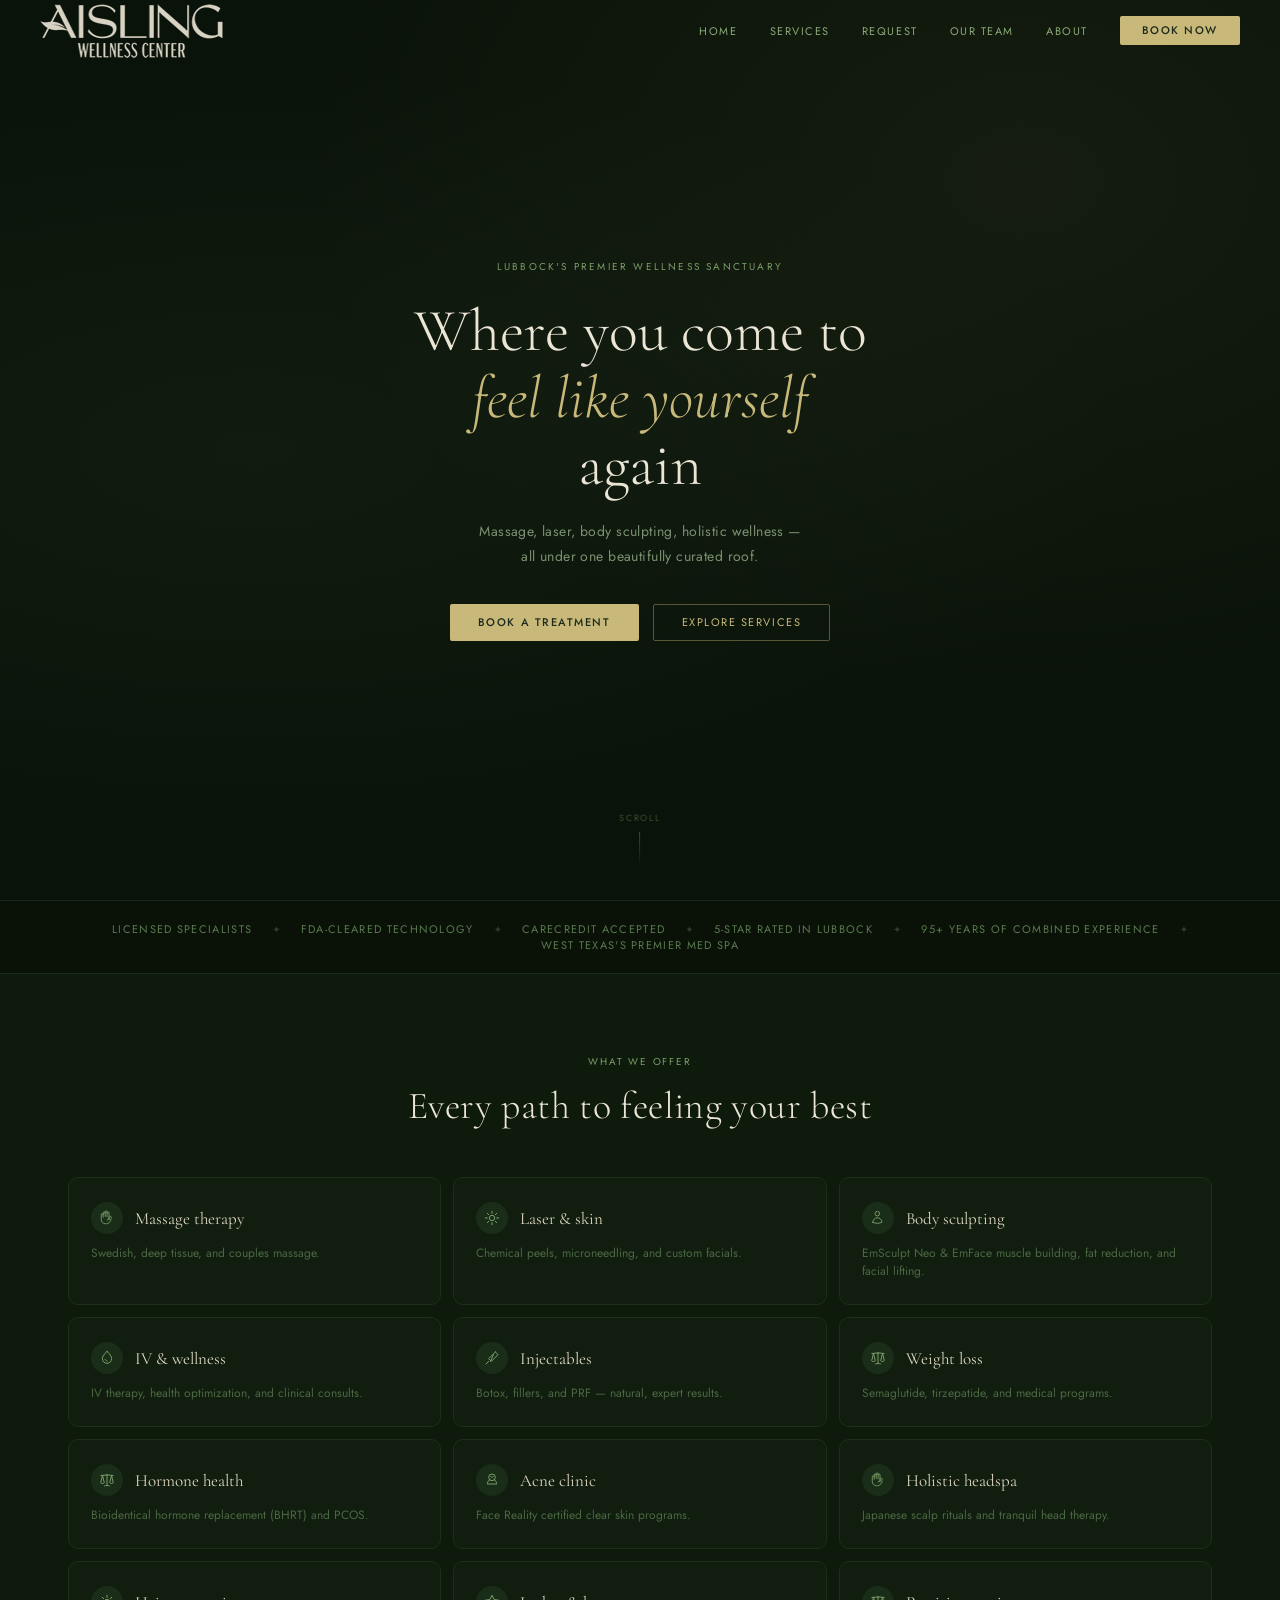
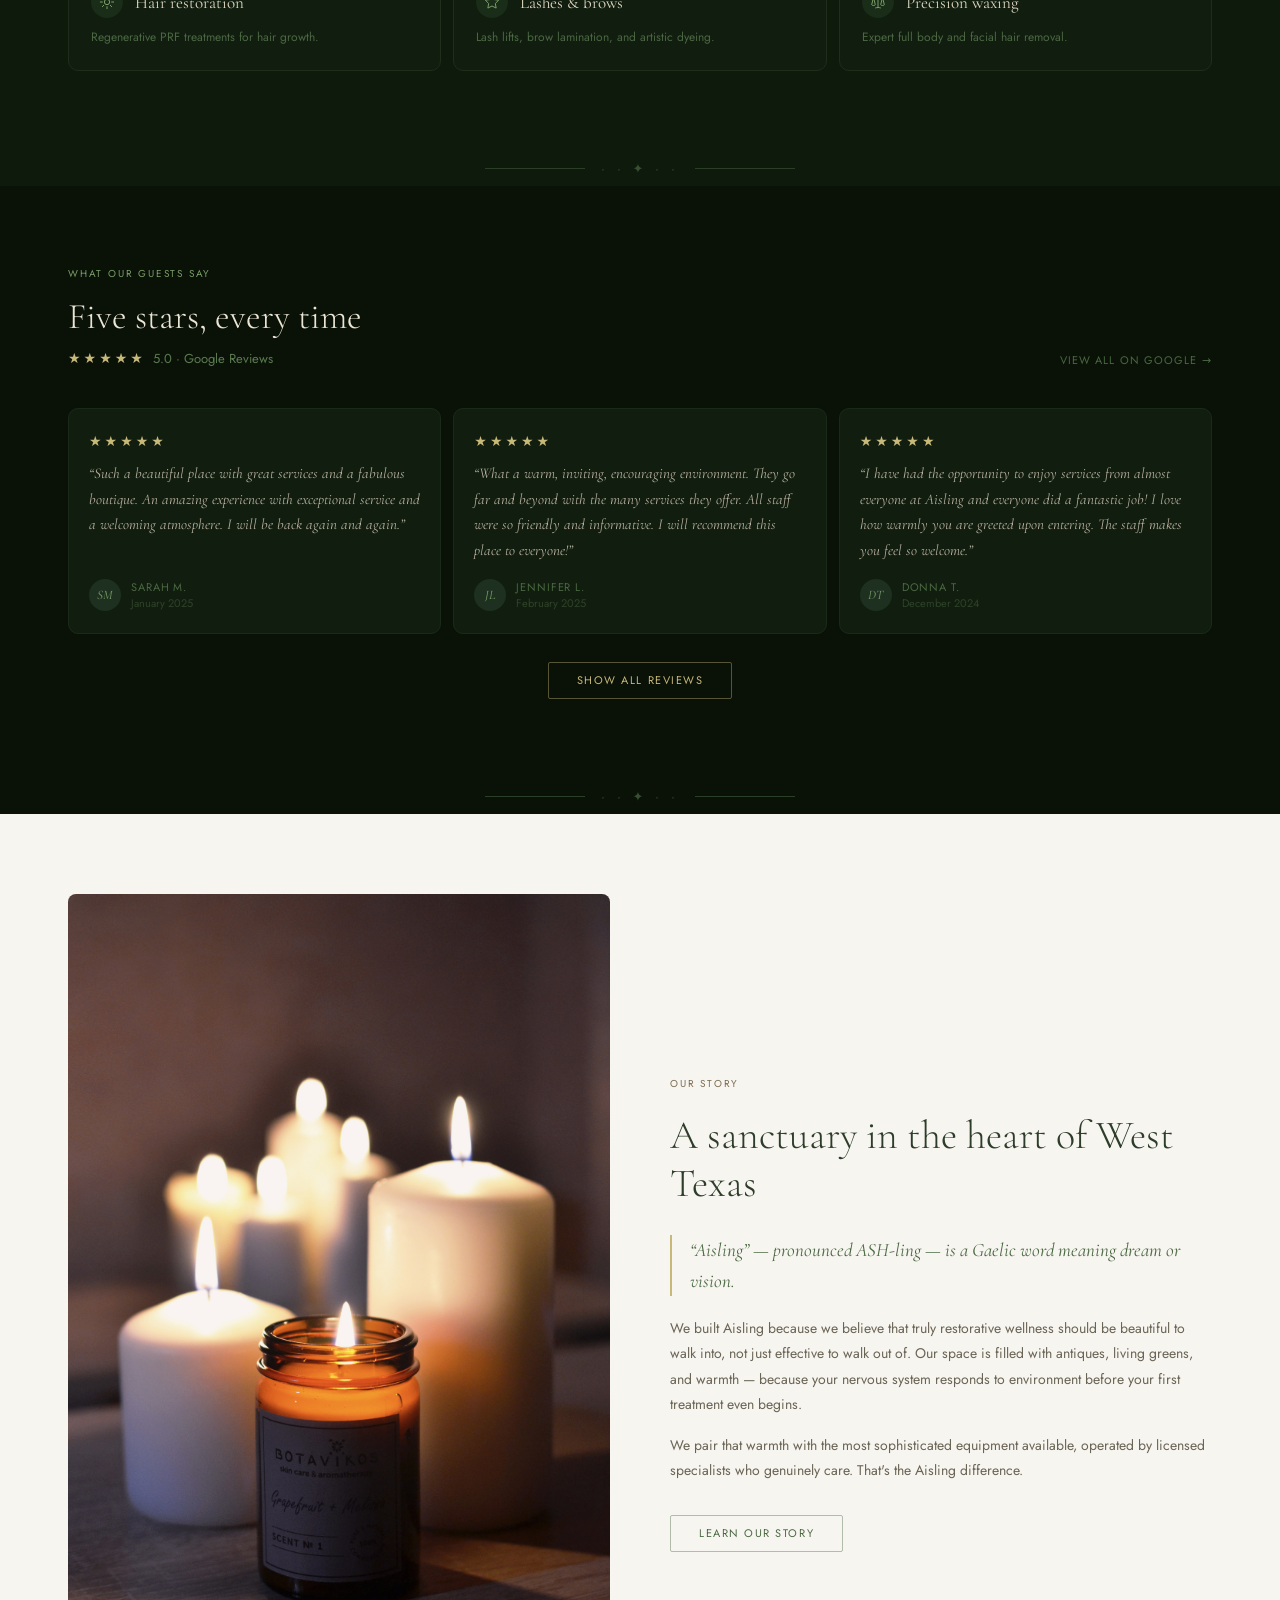
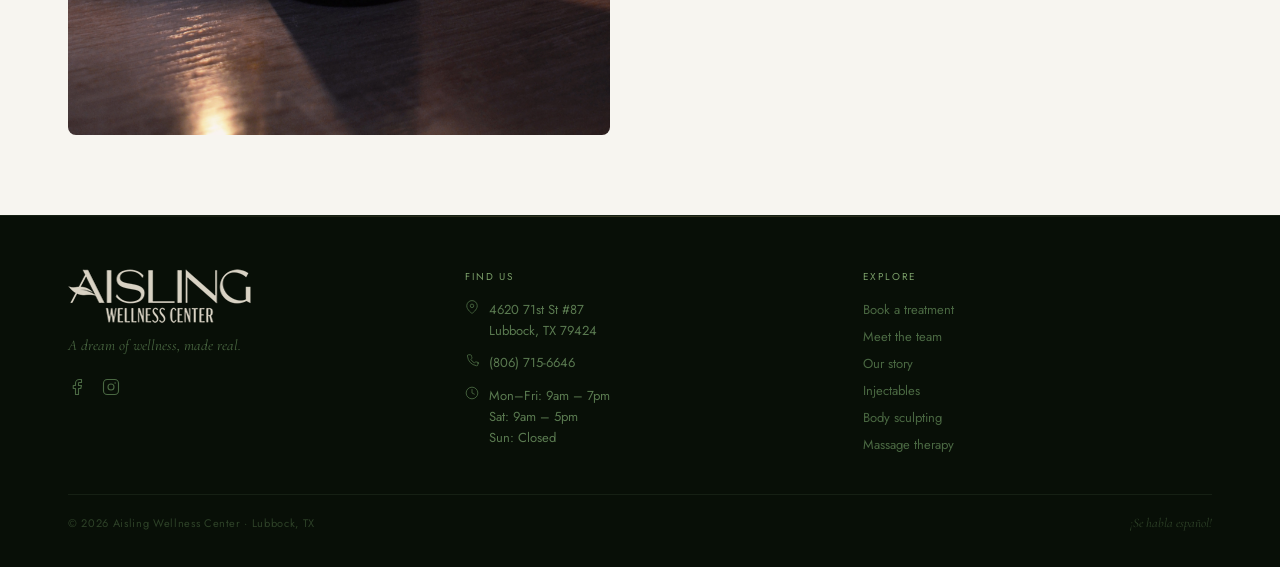
<file: index.html>
<!DOCTYPE html>
<html lang="en">

<head>
  <meta charset="UTF-8">
  <meta name="viewport" content="width=device-width, initial-scale=1.0">
  <title>Aisling Wellness Center | Lubbock's Premier Med Spa</title>
  <meta name="description"
    content="Aisling Wellness Center is Lubbock's premier medical spa and wellness sanctuary. Massage therapy, laser treatments, body sculpting, IV therapy, injectables, and holistic wellness.">
  <meta property="og:title" content="Aisling Wellness Center | Lubbock's Premier Med Spa">
  <meta property="og:description" content="Where you come to feel like yourself again.">
  <meta property="og:url" content="https://aislingwellnesscenter.com">
  <link rel="stylesheet" href="css/style.css">
  <link rel="icon" type="image/png" href="images/home-logo.png">
</head>

<body>

  <!-- Nav -->
  <nav id="nav"></nav>
  <div id="nav-overlay"></div>
  <div id="nav-drawer"></div>

  <!-- Hero -->
  <section id="hero">
    <div id="hero-bg" style="background-image:url('images/hero-poster.jpg')"></div>
    <div id="hero-overlay"></div>
    <div id="hero-glow"></div>
    <div id="hero-content">
      <p class="eyebrow">Lubbock's premier wellness sanctuary</p>
      <h1>Where you come to<br><em>feel like yourself</em><br>again</h1>
      <p class="sub">Massage, laser, body sculpting, holistic wellness —<br>all under one beautifully curated roof.</p>
      <div class="hero-ctas">
        <a href="book.html" class="btn-gold">Book a treatment</a>
        <a href="book.html" class="btn-ghost">Explore services</a>
      </div>
    </div>
    <div class="hero-scroll">
      <span>Scroll</span>
      <div class="hero-scroll-line"></div>
    </div>
  </section>

  <main>

  <!-- Credentials bar -->
  <div id="creds"></div>

  <!-- Services -->
  <section class="section section--dark" id="services-section">
    <div class="container">
      <div style="text-align:center;margin-bottom:48px">
        <span class="section-label" style="text-align:center;margin-bottom:14px">What we offer</span>
        <h2
          style="font-family:var(--display);font-size:clamp(28px,4vw,38px);font-weight:300;color:#eae5d5;letter-spacing:0.01em">
          Every path to feeling your best</h2>
      </div>
      <div class="services-grid reveal-up" id="services-grid"></div>
    </div>
  </section>

  <!-- Ornament -->
  <div class="section--dark" id="ornament1"></div>

  <!-- Reviews -->
  <section class="section section--darker" id="reviews-section">
    <div class="container">
      <div class="reviews-header reveal-fade">
        <div>
          <span class="section-label" style="margin-bottom:14px">What our guests say</span>
          <h2
            style="font-family:var(--display);font-size:clamp(26px,4vw,36px);font-weight:300;color:#eae5d5;margin-bottom:10px">
            Five stars, every time</h2>
          <div style="display:flex;align-items:center;gap:10px" id="hero-stars"></div>
        </div>
        <a href="https://g.page/aislingwellnesscenter" target="_blank" rel="noopener"
          style="font-size:11px;letter-spacing:.1em;text-transform:uppercase;color:#4a6842;transition:color 150ms"
          onmouseover="this.style.color='#c8b97a'" onmouseout="this.style.color='#4a6842'">
          View all on Google →
        </a>
      </div>
      <div class="reviews-grid reveal-up" id="reviews-grid"></div>
      <div id="reviews-more-wrap" style="text-align:center;display:none">
        <div class="reviews-hidden" id="reviews-hidden"></div>
        <button class="btn-ghost" id="reviews-toggle" style="font-size:11px">Show all reviews</button>
      </div>
    </div>
  </section>

  <!-- Ornament -->
  <div class="section--darker" id="ornament2"></div>

  <!-- About teaser -->
  <section class="section" id="about-teaser">
    <div class="container">
      <div class="about-teaser-grid reveal-up">


        <img src="images/darya-greengrey-candles-7304948.jpg" loading="lazy" alt="Aisling Wellness Center - Our Story">

        <div>
          <span class="section-label" style="color:#7a6a50;margin-bottom:20px">Our story</span>
          <h2
            style="font-family:var(--display);font-size:clamp(28px,4vw,40px);font-weight:300;color:#2d3d2a;line-height:1.2;margin-bottom:28px">
            A sanctuary in the heart of West Texas</h2>
          <p class="pullquote">&ldquo;Aisling&rdquo; — pronounced ASH-ling — is a Gaelic word meaning dream or vision.
          </p>
          <p style="font-size:14px;color:#6a6455;line-height:1.8;margin-bottom:16px">We built Aisling because we believe
            that truly restorative wellness should be beautiful to walk into, not just effective to walk out of. Our
            space is filled with antiques, living greens, and warmth — because your nervous system responds to
            environment before your first treatment even begins.</p>
          <p style="font-size:14px;color:#6a6455;line-height:1.8;margin-bottom:32px">We pair that warmth with the most
            sophisticated equipment available, operated by licensed specialists who genuinely care. That's the Aisling
            difference.</p>
          <a href="about.html" class="btn-ghost btn-ghost--bark">Learn our story</a>
        </div>
      </div>
    </div>
  </section>

  </main>

  <!-- Footer -->
  <footer id="footer"></footer>

  <script src="js/data.js"></script>
  <script src="js/shared.js"></script>
  <script>
    initShared('home');

    // Credentials bar
    document.getElementById('creds').innerHTML = `
    <div class="creds-inner">
      ${CREDENTIALS.map((c, i) => `
        <span class="cred-item">${c}</span>
        ${i < CREDENTIALS.length - 1 ? '<span class="cred-sep">✦</span>' : ''}
      `).join('')}
    </div>
  `;

    // Services grid
    document.getElementById('services-grid').innerHTML = HOME_SERVICES.map(s => `
    <a class="service-card" href="book.html?category=${s.id}">
      <div class="service-card-header">
        <div class="service-card-icon">${icon(s.icon, 16, '#7a9e68')}</div>
        <h3>${s.name}</h3>
      </div>
      <p>${s.desc}</p>
    </a>
  `).join('');

    // Hero stars
    document.getElementById('hero-stars').innerHTML = stars(5) + `<span style="font-size:13px;color:#5a7a50">5.0 · Google Reviews</span>`;

    // Reviews
    const initial = REVIEWS.slice(0, 3);
    const extra = REVIEWS.slice(3);

    function reviewCard(r) {
      return `
      <div class="review-card">
        ${stars(r.rating)}
        <p class="review-text">&ldquo;${r.text}&rdquo;</p>
        <div class="review-author">
          <div class="review-avatar">${r.initials}</div>
          <div>
            <div class="review-name">${r.author}</div>
            <div class="review-date">${r.date}</div>
          </div>
        </div>
      </div>`;
    }

    document.getElementById('reviews-grid').innerHTML = initial.map(reviewCard).join('');

    if (extra.length > 0) {
      document.getElementById('reviews-more-wrap').style.display = 'block';
      document.getElementById('reviews-hidden').innerHTML = extra.map(reviewCard).join('');

      let open = false;
      document.getElementById('reviews-toggle').addEventListener('click', function () {
        open = !open;
        document.getElementById('reviews-hidden').classList.toggle('visible', open);
        this.textContent = open ? 'Show fewer reviews' : `Show all ${REVIEWS.length} reviews`;
      });
    }

    // Ornaments
    document.getElementById('ornament1').innerHTML = ornament(true);
    document.getElementById('ornament2').innerHTML = ornament(true);
  </script>
</body>

</html>
</file>
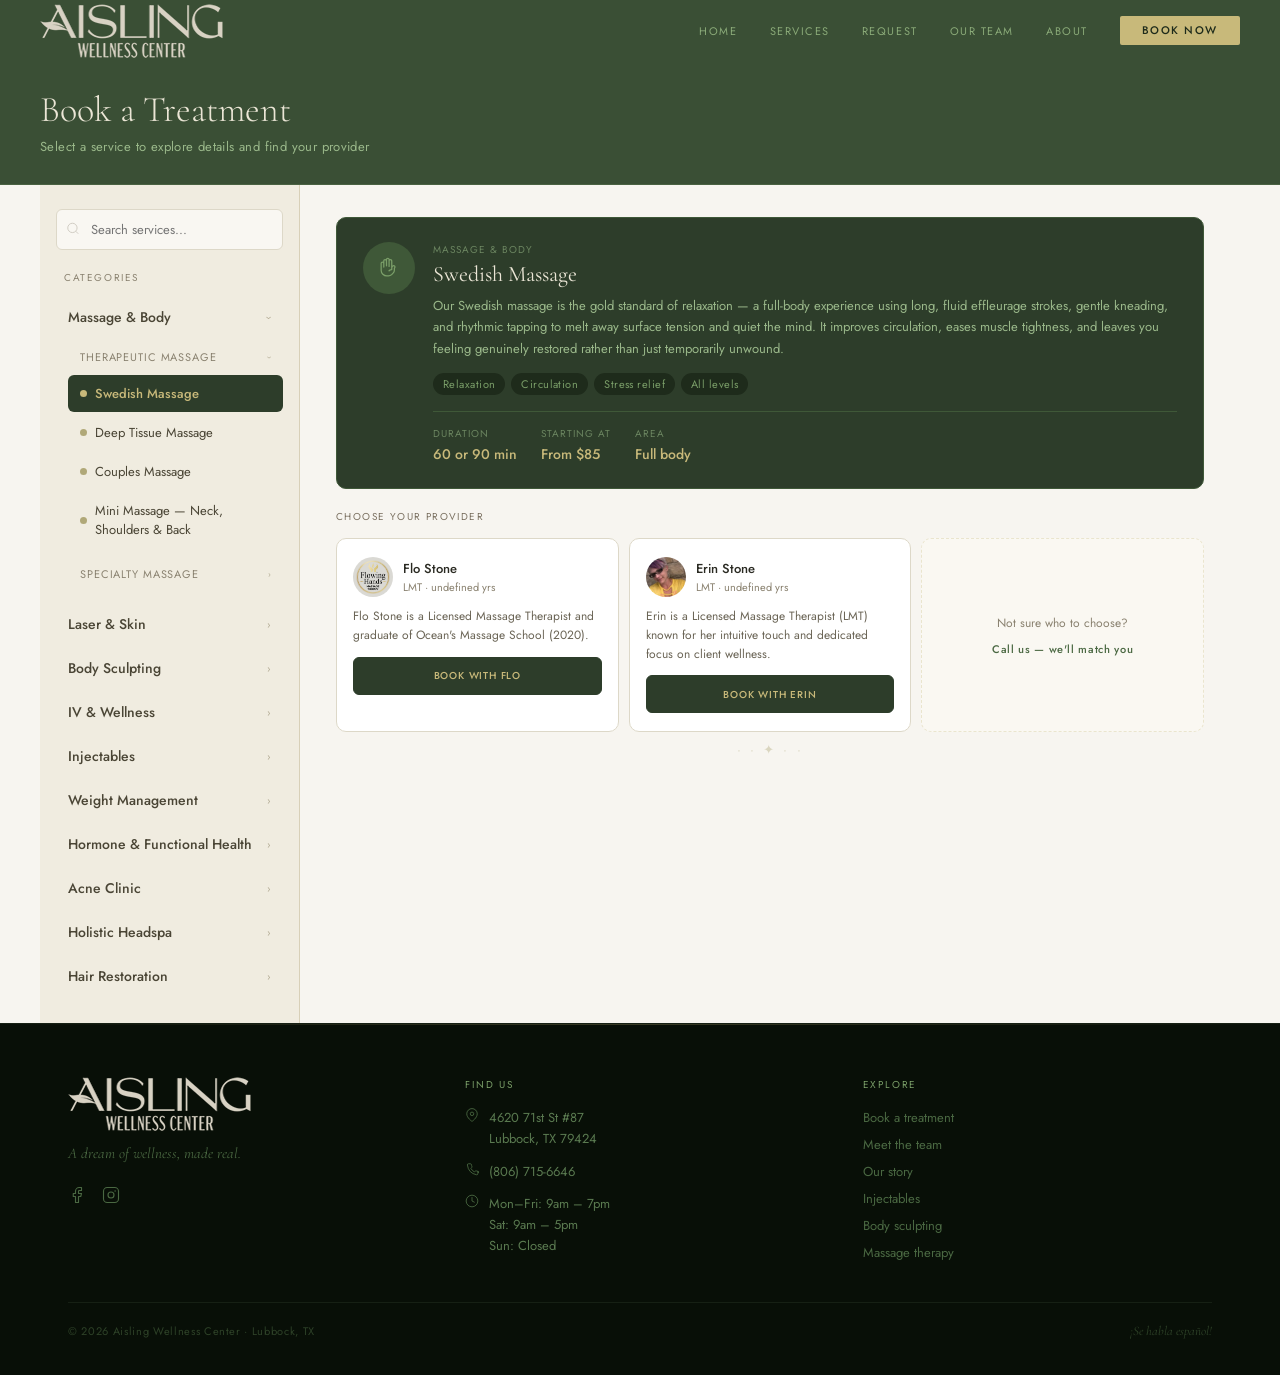
<file: book.html>
<!DOCTYPE html>
<html lang="en">

<head>
  <meta charset="UTF-8">
  <meta name="viewport" content="width=device-width, initial-scale=1.0">
  <title>Book a Treatment | Aisling Wellness Center</title>
  <meta name="description"
    content="Browse all treatments at Aisling Wellness Center. Find the right service, read about your provider, and book directly.">
  <link rel="stylesheet" href="css/style.css">
  <link rel="icon" type="image/png" href="images/home-logo.png">
</head>

<body>

  <nav id="nav"></nav>
  <div id="nav-overlay"></div>
  <div id="nav-drawer"></div>

  <!-- Page header -->
  <div class="book-header">
    <div class="book-header-inner reveal-fade">
      <h1
        style="font-family:var(--display);font-size:clamp(26px,4vw,36px);font-weight:300;color:#eae5d5;margin-bottom:6px">
        Book a Treatment</h1>
      <p style="font-size:13px;color:#9ab88a;letter-spacing:.03em">Select a service to explore details and find your
        provider</p>
    </div>
  </div>

  <!-- Mobile search and pills -->
  <div id="mobile-search-area"></div>
  <div id="mobile-pills"></div>

  <!-- Main layout -->
  <main class="book-layout">
    <aside id="sidebar" class="reveal-fade"></aside>
    <div id="detail" class="reveal-up"></div>
  </main>

  <footer id="footer"></footer>

  <script src="js/data.js"></script>
  <script src="js/shared.js"></script>
  <script>
    initShared('book');

    // ── Determine initial service from URL params ────────────────────────────
    const params = new URLSearchParams(location.search);
    const catParam = params.get('category');
    const svcParam = params.get('service');

    function getInitialId() {
      if (svcParam && SERVICES.find(s => s.id === svcParam)) return svcParam;
      if (catParam) {
        const cat = CATEGORIES.find(c => c.id === catParam);
        if (cat && cat.subCategories && cat.subCategories.length) {
          return cat.subCategories[0].serviceIds[0];
        }
      }
      return SERVICES[0].id;
    }

    let activeId = getInitialId();

    // Mobile state for hierarchical navigation
    let mobileView = 'categories';
    let mobileCatId = null;
    let mobileSubLabel = null;

    function setMobileContext(svcId) {
      const svc = SERVICES.find(s => s.id === svcId);
      if (!svc) return;
      CATEGORIES.forEach(cat => {
        cat.subCategories.forEach(sub => {
          if (sub.serviceIds.includes(svcId)) {
            mobileCatId = cat.id;
            mobileSubLabel = sub.label;
            // If a category param was provided but no service, and there are multiple subcats,
            // we might want to stay in subcategories view.
            if (svcParam) {
              mobileView = 'services';
            } else if (catParam) {
              mobileView = (cat.subCategories.length > 1) ? 'subcategories' : 'services';
            } else {
              mobileView = 'categories';
            }
          }
        });
      });
    }

    if (svcParam || catParam) {
      setMobileContext(activeId);
    }

    // ── Build sidebar ────────────────────────────────────────────────────────
    function buildSidebar() {
      const sidebar = document.getElementById('sidebar');
      sidebar.innerHTML = `
      <div class="sidebar-search-wrap">
        <div class="sidebar-search-icon">${icon('search', 14, '#8a8270')}</div>
        <input type="text" id="service-search" class="sidebar-search" placeholder="Search services...">
      </div>
      <div class="sidebar-scroll-area" id="sidebar-nav">
        <!-- Content will be rendered here -->
      </div>
    `;

      renderSidebar();

      document.getElementById('service-search').addEventListener('input', (e) => {
        const q = e.target.value;
        handleSearch(q);
        const mobileInput = document.getElementById('mobile-service-search');
        if (mobileInput) mobileInput.value = q;
      });
    }

    // ── Build mobile search ──────────────────────────────────────────────────
    function buildMobileSearch() {
      const container = document.getElementById('mobile-search-area');

      // 1. Initial shell if empty (prevents re-rendering input and losing focus)
      if (!container.innerHTML) {
        container.innerHTML = `
        <div class="mobile-search-wrap">
          <div class="mobile-search-icon">${icon('search', 14, '#8a8270')}</div>
          <input type="text" id="mobile-service-search" class="mobile-search-input" placeholder="Search services...">
        </div>
        <div id="mobile-nav-header-dynamic"></div>
      `;

        const mobileInput = document.getElementById('mobile-service-search');
        const desktopInput = document.getElementById('service-search');
        if (mobileInput) {
          mobileInput.addEventListener('input', (e) => {
            const q = e.target.value;
            if (desktopInput) desktopInput.value = q;
            handleSearch(q);
          });
        }
      }

      // 2. Breadcrumb and indicator logic
      let breadcrumb = 'All Treatments';
      let indicator = 'Choose a category';

      if (mobileView === 'search') {
        breadcrumb = 'Search results';
        indicator = 'Found treatments';
      } else if (mobileView === 'subcategories' && mobileCatId) {
        const cat = CATEGORIES.find(c => c.id === mobileCatId);
        breadcrumb = cat ? cat.label : 'Categories';
        indicator = 'Choose a sub-category';
      } else if (mobileView === 'services' && mobileCatId) {
        const cat = CATEGORIES.find(c => c.id === mobileCatId);
        if (cat && cat.subCategories.length > 1) {
          breadcrumb = `${cat.label} &rsaquo; ${mobileSubLabel}`;
        } else {
          breadcrumb = cat ? cat.label : mobileSubLabel;
        }
        indicator = 'Select a treatment';
      }

      // 3. Update only the dynamic navigation header
      const headerTarget = document.getElementById('mobile-nav-header-dynamic');
      if (headerTarget) {
        headerTarget.innerHTML = `
        <div class="mobile-nav-header">
          ${mobileView !== 'categories' ? `
            <button class="back-btn" onclick="goBackMobile()">
              ${icon('chevron-left', 12, '#fff')} BACK
            </button>
          ` : '<div></div>'}
          <div style="text-align: right">
            <span class="mobile-view-indicator">${indicator}</span>
            <span class="nav-breadcrumb">${breadcrumb}</span>
          </div>
        </div>
      `;
      }

      // Sync input values (safely without refocusing)
      const mobileInput = document.getElementById('mobile-service-search');
      const desktopInput = document.getElementById('service-search');
      if (mobileInput && desktopInput && mobileInput.value !== desktopInput.value) {
        mobileInput.value = desktopInput.value || '';
      }
    }

    window.goBackMobile = () => {
      if (mobileView === 'search') {
        mobileView = 'categories';
        document.getElementById('mobile-service-search').value = '';
        const desktopInput = document.getElementById('service-search');
        if (desktopInput) desktopInput.value = '';
      } else if (mobileView === 'services') {
        const cat = CATEGORIES.find(c => c.id === mobileCatId);
        if (cat && cat.subCategories.length === 1) {
          mobileView = 'categories';
          mobileCatId = null;
        } else {
          mobileView = 'subcategories';
        }
      } else if (mobileView === 'subcategories') {
        mobileView = 'categories';
        mobileCatId = null;
      }
      buildMobileSearch();
      buildPills();
    };

    function renderSidebar() {
      const nav = document.getElementById('sidebar-nav');
      nav.innerHTML = `
      <span class="sidebar-label">Categories</span>
      <div id="accordion-root">
        ${CATEGORIES.map(cat => {
        const isCatExpanded = cat.subCategories.some(sub => sub.serviceIds.includes(activeId));
        return `
            <div class="sidebar-category${isCatExpanded ? ' expanded' : ''}">
              <button class="sidebar-category-header">
                <span class="label">${cat.label}</span>
                <span class="chevron">›</span>
              </button>
              <div class="sidebar-sub-list">
                ${cat.subCategories.map(sub => {
          const isSubExpanded = sub.serviceIds.includes(activeId);
          return `
                    <div class="sidebar-subcategory${isSubExpanded ? ' expanded' : ''}">
                      <button class="sidebar-subcategory-header">
                        <span class="label">${sub.label}</span>
                        <span class="chevron">›</span>
                      </button>
                      <div class="sidebar-svc-list">
                        ${sub.serviceIds.map(svcId => {
            const svc = SERVICES.find(s => s.id === svcId);
            if (!svc) return '';
            return `
                            <button class="sidebar-item${svc.id === activeId ? ' active' : ''}" data-id="${svc.id}">
                              <span class="sidebar-dot"></span>${svc.name}
                            </button>
                          `;
          }).join('')}
                      </div>
                    </div>
                  `;
        }).join('')}
              </div>
            </div>
          `;
      }).join('')}
      </div>
    `;

      // Attach listeners
      document.querySelectorAll('.sidebar-category-header').forEach(btn => {
        btn.addEventListener('click', (e) => {
          e.stopPropagation();
          const parent = btn.parentElement;
          const wasExpanded = parent.classList.contains('expanded');
          // Collapse others if desired, but here we just toggle
          parent.classList.toggle('expanded');
        });
      });

      document.querySelectorAll('.sidebar-subcategory-header').forEach(btn => {
        btn.addEventListener('click', (e) => {
          e.stopPropagation();
          btn.parentElement.classList.toggle('expanded');
        });
      });

      document.querySelectorAll('.sidebar-item').forEach(btn => {
        btn.addEventListener('click', (e) => {
          e.stopPropagation();
          selectService(btn.dataset.id);
        });
      });
    }

    function handleSearch(query) {
      const nav = document.getElementById('sidebar-nav');
      const mobilePills = document.getElementById('mobile-pills');
      const q = query.trim().toLowerCase();

      if (!q) {
        mobileView = 'categories';
        renderSidebar();
        buildMobileSearch();
        buildPills();
        return;
      }

      mobileView = 'search';
      activeId = null;
      const matches = SERVICES.filter(s =>
        s.name.toLowerCase().includes(q) ||
        (s.tags && s.tags.some(t => t.toLowerCase().includes(q)))
      );

      buildMobileSearch(); // Refresh breadcrumbs

      // Update sidebar nav
      nav.innerHTML = `
      <span class="sidebar-label">Results for "${query}"</span>
      <div style="padding-bottom:12px">
        ${matches.length ? matches.map(svc => `
          <button class="sidebar-item${svc.id === activeId ? ' active' : ''}" data-id="${svc.id}" style="width: calc(100% - 24px); margin-left:12px; margin-bottom:4px">
            <span class="sidebar-dot"></span>${svc.name}
          </button>
        `).join('') : '<p style="font-size:12px;color:#8a8270;padding:12px">No services found...</p>'}
      </div>
    `;

      // Update mobile pills
      mobilePills.innerHTML = matches.length ? matches.map(svc => `
      <button class="pill${svc.id === activeId ? ' active' : ''}" data-id="${svc.id}">${svc.name}</button>
    `).join('') : '<p style="font-size:12px;color:#8a8270;padding:14px 20px">No matches found</p>';

      nav.querySelectorAll('.sidebar-item').forEach(btn => {
        btn.addEventListener('click', () => selectService(btn.dataset.id));
      });
      mobilePills.querySelectorAll('.pill').forEach(btn => {
        btn.addEventListener('click', () => selectService(btn.dataset.id));
      });
    }

    // ── Build mobile pills ───────────────────────────────────────────────────
    function buildPills() {
      const container = document.getElementById('mobile-pills');
      let html = '';

      if (mobileView === 'categories') {
        html = CATEGORIES.map(c => `
        <button class="pill" onclick="selectMobileCat('${c.id}')">
          <span class="pill-icon">${icon('folder', 14, '#7a9e68')}</span>
          ${c.label}
        </button>
      `).join('');
      }
      else if (mobileView === 'subcategories') {
        const cat = CATEGORIES.find(c => c.id === mobileCatId);
        html = (cat?.subCategories || []).map(sub => `
        <button class="pill" onclick="selectMobileSub('${cat.id}', '${sub.label}')">
          <span class="pill-icon">${icon('list', 14, '#b0a880')}</span>
          ${sub.label}
        </button>
      `).join('');
      }
      else if (mobileView === 'services') {
        const cat = CATEGORIES.find(c => c.id === mobileCatId);
        const sub = cat?.subCategories.find(s => s.label === mobileSubLabel);
        html = (sub?.serviceIds || []).map(svcId => {
          const svc = SERVICES.find(s => s.id === svcId);
          return `
          <button class="pill${svc.id === activeId ? ' active' : ''}" onclick="selectService('${svc.id}')">
            ${svc.name}
          </button>
        `;
        }).join('');
      }
      else if (mobileView === 'search') {
        // In search mode, handleSearch already updates pills. 
        // But we call buildPills sometimes, so let's ensure it doesn't wipe search results.
        // We'll skip re-rendering if in search mode to let handleSearch handle it.
        return;
      }

      container.innerHTML = html;
    }

    window.selectMobileCat = (catId) => {
      mobileCatId = catId;
      const cat = CATEGORIES.find(c => c.id === catId);
      if (cat && cat.subCategories.length === 1) {
        mobileSubLabel = cat.subCategories[0].label;
        mobileView = 'services';
      } else {
        mobileView = 'subcategories';
      }
      buildMobileSearch();
      buildPills();
    };

    window.selectMobileSub = (catId, subLabel) => {
      mobileCatId = catId;
      mobileSubLabel = subLabel;
      mobileView = 'services';
      buildMobileSearch();
      buildPills();
    };

    // ── Render detail panel ──────────────────────────────────────────────────
    function renderDetail(svc) {
      const svcProviders = PROVIDERS.filter(p => svc.providerIds.includes(p.id));

      document.getElementById('detail').innerHTML = `
      <div class="detail-hero">
        <div class="detail-top">
          <div class="detail-icon-wrap">${icon(svc.icon, 22, '#7a9e68')}</div>
          <div class="detail-body">
            <div style="font-size:10px; color:#6b8560; text-transform:uppercase; letter-spacing:0.1em; margin-bottom:4px">
              ${CATEGORIES.find(c => c.subCategories.some(sub => sub.serviceIds.includes(svc.id)))?.label || ''}
            </div>
            <h2>${svc.name}</h2>
            <p class="desc">${svc.fullDescription}</p>
            <div class="detail-tags">${svc.tags.map(t => `<span class="tag">${t}</span>`).join('')}</div>
            <div class="detail-meta">
              <div class="detail-meta-item"><div class="label">Duration</div><div class="value">${svc.duration}</div></div>
              <div class="detail-meta-item"><div class="label">Starting at</div><div class="value">${svc.price}</div></div>
              <div class="detail-meta-item"><div class="label">Area</div><div class="value">${svc.area}</div></div>
            </div>
          </div>
        </div>
      </div>

      <span class="providers-label">Choose your provider</span>
      <div class="providers-grid">
        ${shuffleArray([...svcProviders]).map(p => {
          const category = CATEGORIES.find(c => c.subCategories.some(sub => sub.serviceIds.includes(svc.id)));
          const catId = category ? category.id : '';
          return `
            <div class="provider-card" data-id="${p.id}">
              <div class="provider-top">
                ${p.photo ? `<img src="${p.photo}" alt="${p.name}" class="provider-avatar-img" loading="lazy">` : `
                  <div class="provider-avatar" style="background:${p.avatarBg};color:${p.avatarColor}">${p.avatarInitials}</div>
                `}
                <div>
                  <div class="provider-name">${p.name}</div>
                  <div class="provider-creds">${p.credentials} · ${p.years} yrs</div>
                </div>
              </div>
              <p class="provider-bio-short">${p.bio.split('.')[0]}.</p>
              <div class="provider-actions">
                ${(p.bookingUrl && p.bookingUrl !== 'https://aislingwellnesscenter.com/book') ? `
                  <a href="${p.bookingUrl}" target="_blank" rel="noopener" class="provider-request-btn">
                    Book with ${p.name.split(' ')[0]}
                  </a>
                ` : `
                  <a href="request.html?service=${svc.id}&provider=${p.id}&category=${catId}" class="provider-request-btn">
                    Book with ${p.name.split(' ')[0]}
                  </a>
                `}
              </div>
            </div>
          `;
        }).join('')}
        <div class="match-card">
          <p>Not sure who to choose?</p>
          <a href="tel:+18067156646">Call us — we'll match you</a>
        </div>
      </div>

      <div class="detail-ornament">· · ✦ · ·</div>
    `;

      // Provider card selection highlight
      document.querySelectorAll('.provider-card').forEach(card => {
        card.addEventListener('click', function () {
          document.querySelectorAll('.provider-card').forEach(c => c.classList.remove('selected'));
          this.classList.add('selected');
        });
      });
    }

    // ── Select service ───────────────────────────────────────────────────────
    function selectService(id) {
      const wasSearch = mobileView === 'search';

      // Get the service FIRST (you were missing this)
      const svc = SERVICES.find(s => s.id === id);
      if (!svc) return;

      activeId = id;

      // Only update category context if NOT searching
      if (!wasSearch) {
        setMobileContext(id);
      }

      // Always rebuild header (breadcrumb etc.)
      buildMobileSearch();

      if (wasSearch) {
        // 🔑 KEY FIX: Re-run search instead of resetting UI
        const query = document.getElementById('service-search')?.value || '';
        handleSearch(query);
      } else {
        buildPills();
        renderSidebar();
      }

      renderDetail(svc);

      // Update URL without reload
      const url = new URL(location.href);
      url.searchParams.set('service', id);
      history.replaceState({}, '', url);
    }

    // ── Init ─────────────────────────────────────────────────────────────────
    buildSidebar();
    buildMobileSearch();
    buildPills();
    renderDetail(SERVICES.find(s => s.id === activeId));
  </script>
</body>

</html>
</file>
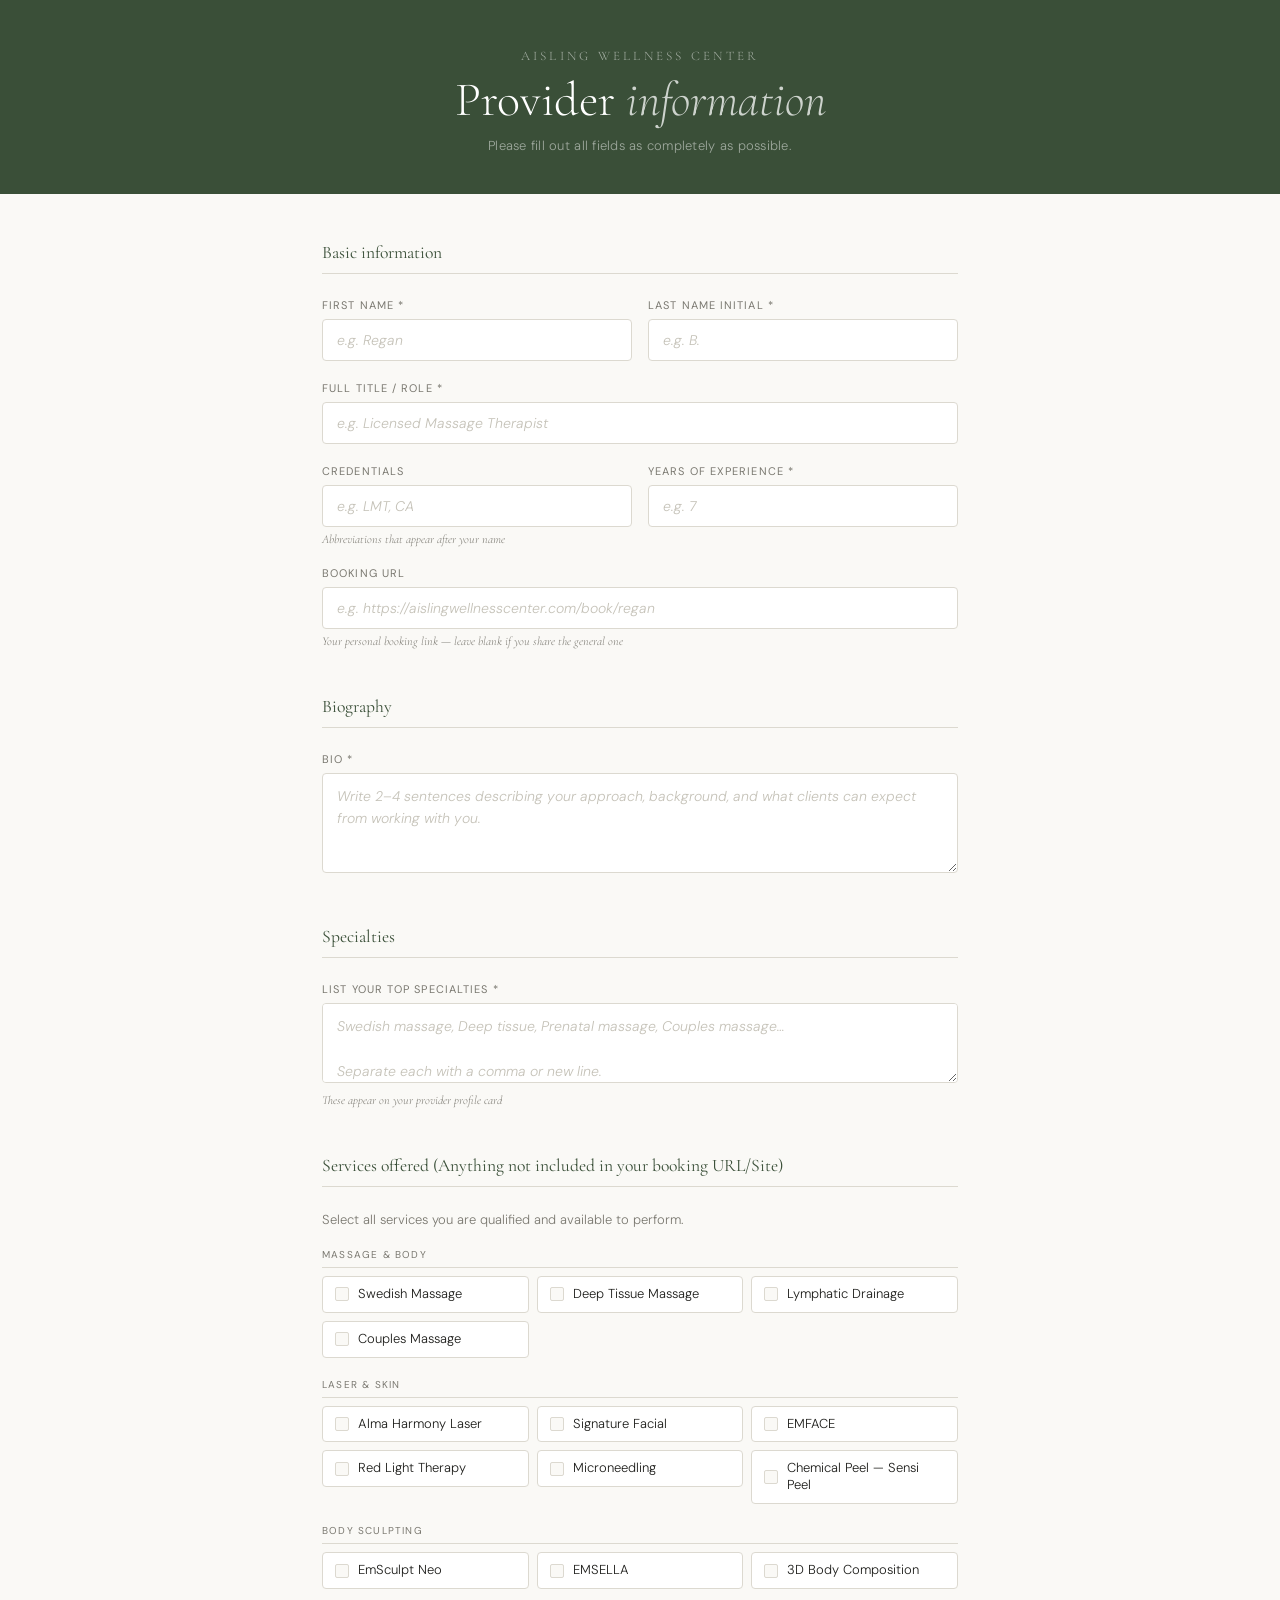
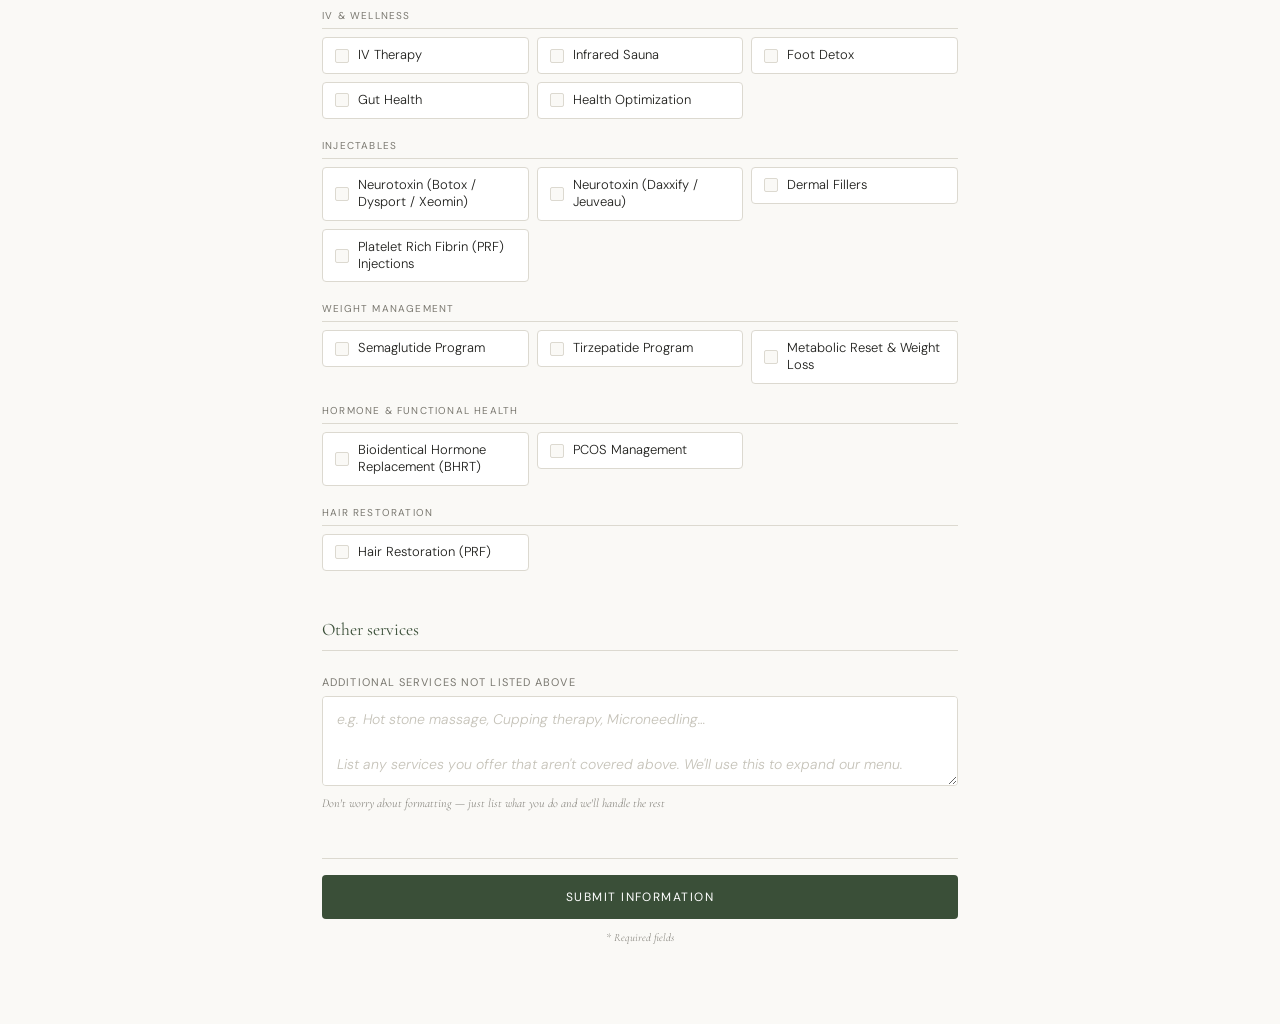
<file: form.html>
<!DOCTYPE html>
<html lang="en">

<head>
  <meta charset="UTF-8">
  <meta name="viewport" content="width=device-width, initial-scale=1.0">
  <title>Provider Info — Aisling Wellness Center</title>
  <link rel="preconnect" href="https://fonts.googleapis.com">
  <link
    href="https://fonts.googleapis.com/css2?family=Cormorant+Garamond:ital,wght@0,300;0,400;1,300&family=DM+Sans:wght@300;400;500&display=swap"
    rel="stylesheet">
  <link rel="icon" type="image/png" href="images/home-logo.png">
  <style>
    *,
    *::before,
    *::after {
      box-sizing: border-box;
      margin: 0;
      padding: 0;
    }

    :root {
      --sage: #3a4f38;
      --sage-light: #6b8c68;
      --sage-faint: #f0f4ef;
      --warm-white: #faf9f6;
      --cream: #f3efe8;
      --ink: #1e1e1b;
      --muted: #7a7870;
      --border: #dcd9d0;
      --radius: 4px;
    }

    body {
      font-family: 'DM Sans', sans-serif;
      font-weight: 300;
      background: var(--warm-white);
      color: var(--ink);
      min-height: 100vh;
    }

    .page-header {
      background: var(--sage);
      padding: 3rem 2rem 2.5rem;
      text-align: center;
    }

    .wordmark {
      font-family: 'Cormorant Garamond', serif;
      font-weight: 300;
      font-size: 13px;
      letter-spacing: 0.25em;
      text-transform: uppercase;
      color: rgba(255, 255, 255, 0.55);
      margin-bottom: 10px;
    }

    .page-title {
      font-family: 'Cormorant Garamond', serif;
      font-weight: 300;
      font-size: clamp(2rem, 5vw, 3rem);
      color: #fff;
      line-height: 1.1;
    }

    .page-title em {
      font-style: italic;
      color: rgba(255, 255, 255, 0.75);
    }

    .page-sub {
      margin-top: 10px;
      font-size: 13px;
      color: rgba(255, 255, 255, 0.5);
      letter-spacing: 0.02em;
      font-weight: 300;
    }

    .container {
      max-width: 700px;
      margin: 0 auto;
      padding: 3rem 2rem 5rem;
    }

    .section {
      margin-bottom: 3rem;
    }

    .section-label {
      font-family: 'Cormorant Garamond', serif;
      font-weight: 400;
      font-size: 1.1rem;
      color: var(--sage);
      padding-bottom: 10px;
      border-bottom: 0.5px solid var(--border);
      margin-bottom: 1.5rem;
      display: flex;
      align-items: center;
      gap: 10px;
    }

    .section-label::after {
      content: '';
      flex: 1;
      height: 0.5px;
      background: var(--border);
      display: none;
    }

    .field {
      margin-bottom: 1.25rem;
    }

    .field label {
      display: block;
      font-size: 11px;
      letter-spacing: 0.1em;
      text-transform: uppercase;
      color: var(--muted);
      font-weight: 400;
      margin-bottom: 7px;
    }

    .field input,
    .field textarea,
    .field select {
      width: 100%;
      background: #fff;
      border: 0.5px solid var(--border);
      border-radius: var(--radius);
      padding: 11px 14px;
      font-family: 'DM Sans', sans-serif;
      font-size: 14px;
      font-weight: 300;
      color: var(--ink);
      outline: none;
      transition: border-color 0.2s;
      appearance: none;
    }

    .field input:focus,
    .field textarea:focus,
    .field select:focus {
      border-color: var(--sage-light);
      box-shadow: 0 0 0 3px rgba(107, 140, 104, 0.1);
    }

    .field textarea {
      resize: vertical;
      min-height: 100px;
      line-height: 1.6;
    }

    .two-col {
      display: grid;
      grid-template-columns: 1fr 1fr;
      gap: 16px;
    }

    @media (max-width: 520px) {
      .two-col {
        grid-template-columns: 1fr;
      }
    }

    .services-grid {
      display: grid;
      grid-template-columns: repeat(auto-fill, minmax(190px, 1fr));
      gap: 8px;
    }

    .svc-item {
      position: relative;
    }

    .svc-item input[type="checkbox"] {
      position: absolute;
      opacity: 0;
      width: 0;
      height: 0;
    }

    .svc-item label {
      display: flex;
      align-items: center;
      gap: 9px;
      padding: 9px 12px;
      background: #fff;
      border: 0.5px solid var(--border);
      border-radius: var(--radius);
      cursor: pointer;
      font-size: 13px;
      font-weight: 300;
      color: var(--ink);
      transition: all 0.15s;
      line-height: 1.3;
      letter-spacing: 0;
      text-transform: none;
    }

    .svc-item label::before {
      content: '';
      width: 14px;
      height: 14px;
      border: 0.5px solid var(--border);
      border-radius: 2px;
      flex-shrink: 0;
      transition: all 0.15s;
      background: var(--warm-white);
    }

    .svc-item input:checked+label {
      background: var(--sage-faint);
      border-color: var(--sage-light);
      color: var(--sage);
    }

    .svc-item input:checked+label::before {
      background: var(--sage);
      border-color: var(--sage);
      background-image: url("data:image/svg+xml,%3Csvg xmlns='http://www.w3.org/2000/svg' width='10' height='8' viewBox='0 0 10 8'%3E%3Cpath d='M1 4l2.5 2.5L9 1' stroke='white' stroke-width='1.5' fill='none' stroke-linecap='round' stroke-linejoin='round'/%3E%3C/svg%3E");
      background-repeat: no-repeat;
      background-position: center;
    }

    .svc-category-header {
      font-size: 10px;
      letter-spacing: 0.12em;
      text-transform: uppercase;
      color: var(--muted);
      font-weight: 400;
      margin: 1.25rem 0 8px;
      padding-bottom: 6px;
      border-bottom: 0.5px solid var(--border);
    }

    .hint {
      font-size: 12px;
      color: var(--muted);
      margin-top: 5px;
      font-style: italic;
      font-family: 'Cormorant Garamond', serif;
    }

    .submit-wrap {
      padding-top: 1rem;
      border-top: 0.5px solid var(--border);
    }

    .submit-btn {
      display: inline-block;
      background: var(--sage);
      color: #fff;
      font-family: 'DM Sans', sans-serif;
      font-size: 12px;
      font-weight: 400;
      letter-spacing: 0.12em;
      text-transform: uppercase;
      padding: 14px 40px;
      border: none;
      border-radius: var(--radius);
      cursor: pointer;
      transition: background 0.2s, transform 0.1s;
      width: 100%;
    }

    .submit-btn:hover {
      background: #2d4028;
    }

    .submit-btn:active {
      transform: scale(0.99);
    }

    .required-note {
      font-size: 11px;
      color: var(--muted);
      margin-top: 12px;
      text-align: center;
      font-style: italic;
      font-family: 'Cormorant Garamond', serif;
    }

    .field input::placeholder,
    .field textarea::placeholder {
      color: #c5c2b8;
      font-style: italic;
    }

    select option {
      color: var(--ink);
    }
  </style>
</head>

<body>

  <header class="page-header">
    <p class="wordmark">Aisling Wellness Center</p>
    <h1 class="page-title">Provider <em>information</em></h1>
    <p class="page-sub">Please fill out all fields as completely as possible.</p>
  </header>

  <div class="container">
    <form action="https://formspree.io/f/xbdpqejn" method="POST">

      <!-- Hidden redirect after submit -->
      <input type="hidden" name="_subject" value="New Provider Submission — Aisling Wellness Center">
      <input type="hidden" name="_next" value="https://aislingwellnesscenter.com">

      <!-- Bot Protection: Honeypot -->
      <input type="text" name="_gotcha" style="display:none">
      
      <!-- Bot Protection: Load timestamp for time-on-page check -->
      <input type="hidden" name="submission_time_check" id="submission-time-check">

      <!-- ── BASIC INFO ── -->
      <div class="section">
        <div class="section-label">Basic information</div>

        <div class="two-col">
          <div class="field">
            <label>First name *</label>
            <input type="text" name="first_name" required placeholder="e.g. Regan">
          </div>
          <div class="field">
            <label>Last name initial *</label>
            <input type="text" name="last_name_initial" required placeholder="e.g. B." maxlength="3">
          </div>
        </div>

        <div class="field">
          <label>Full title / role *</label>
          <input type="text" name="title" required placeholder="e.g. Licensed Massage Therapist">
        </div>

        <div class="two-col">
          <div class="field">
            <label>Credentials</label>
            <input type="text" name="credentials" placeholder="e.g. LMT, CA">
            <p class="hint">Abbreviations that appear after your name</p>
          </div>
          <div class="field">
            <label>Years of experience *</label>
            <input type="number" name="years_experience" required min="0" max="60" placeholder="e.g. 7">
          </div>
        </div>

        <div class="field">
          <label>Booking URL</label>
          <input type="url" name="booking_url" placeholder="e.g. https://aislingwellnesscenter.com/book/regan">
          <p class="hint">Your personal booking link — leave blank if you share the general one</p>
        </div>
      </div>

      <!-- ── BIO ── -->
      <div class="section">
        <div class="section-label">Biography</div>
        <div class="field">
          <label>Bio *</label>
          <textarea name="bio" required
            placeholder="Write 2–4 sentences describing your approach, background, and what clients can expect from working with you."></textarea>
        </div>
      </div>

      <!-- ── SPECIALTIES ── -->
      <div class="section">
        <div class="section-label">Specialties</div>
        <div class="field">
          <label>List your top specialties *</label>
          <textarea name="specialties" required
            placeholder="Swedish massage, Deep tissue, Prenatal massage, Couples massage…&#10;&#10;Separate each with a comma or new line."
            style="min-height: 80px;"></textarea>
          <p class="hint">These appear on your provider profile card</p>
        </div>
      </div>

      <!-- ── SERVICES ── -->
      <div class="section">
        <div class="section-label">Services offered (Anything not included in your booking URL/Site)</div>
        <p style="font-size: 13px; color: var(--muted); margin-bottom: 1rem; font-weight: 300;">Select all services you
          are qualified and available to perform.</p>

        <div class="svc-category-header">Massage &amp; Body</div>
        <div class="services-grid">
          <div class="svc-item"><input type="checkbox" id="swedish" name="services" value="swedish"><label
              for="swedish">Swedish Massage</label></div>
          <div class="svc-item"><input type="checkbox" id="deep-tissue" name="services" value="deep-tissue"><label
              for="deep-tissue">Deep Tissue Massage</label></div>
          <div class="svc-item"><input type="checkbox" id="lymphatic" name="services" value="lymphatic"><label
              for="lymphatic">Lymphatic Drainage</label></div>
          <div class="svc-item"><input type="checkbox" id="couples" name="services" value="couples"><label
              for="couples">Couples Massage</label></div>
        </div>

        <div class="svc-category-header">Laser &amp; Skin</div>
        <div class="services-grid">
          <div class="svc-item"><input type="checkbox" id="alma-harmony" name="services" value="alma-harmony"><label
              for="alma-harmony">Alma Harmony Laser</label></div>
          <div class="svc-item"><input type="checkbox" id="signature-facial" name="services"
              value="signature-facial"><label for="signature-facial">Signature Facial</label></div>
          <div class="svc-item"><input type="checkbox" id="emface" name="services" value="emface"><label
              for="emface">EMFACE</label></div>
          <div class="svc-item"><input type="checkbox" id="red-light" name="services" value="red-light"><label
              for="red-light">Red Light Therapy</label></div>
          <div class="svc-item"><input type="checkbox" id="microneedling" name="services" value="microneedling"><label
              for="microneedling">Microneedling</label></div>
          <div class="svc-item"><input type="checkbox" id="chemical-peel" name="services" value="chemical-peel"><label
              for="chemical-peel">Chemical Peel — Sensi Peel</label></div>
        </div>

        <div class="svc-category-header">Body Sculpting</div>
        <div class="services-grid">
          <div class="svc-item"><input type="checkbox" id="emsculpt-neo" name="services" value="emsculpt-neo"><label
              for="emsculpt-neo">EmSculpt Neo</label></div>
          <div class="svc-item"><input type="checkbox" id="emsella" name="services" value="emsella"><label
              for="emsella">EMSELLA</label></div>
          <div class="svc-item"><input type="checkbox" id="body-composition" name="services"
              value="body-composition"><label for="body-composition">3D Body Composition</label></div>
        </div>

        <div class="svc-category-header">IV &amp; Wellness</div>
        <div class="services-grid">
          <div class="svc-item"><input type="checkbox" id="iv-therapy" name="services" value="iv-therapy"><label
              for="iv-therapy">IV Therapy</label></div>
          <div class="svc-item"><input type="checkbox" id="infrared-sauna" name="services" value="infrared-sauna"><label
              for="infrared-sauna">Infrared Sauna</label></div>
          <div class="svc-item"><input type="checkbox" id="foot-detox" name="services" value="foot-detox"><label
              for="foot-detox">Foot Detox</label></div>
          <div class="svc-item"><input type="checkbox" id="gut-health" name="services" value="gut-health"><label
              for="gut-health">Gut Health</label></div>
          <div class="svc-item"><input type="checkbox" id="health-optimization" name="services"
              value="health-optimization"><label for="health-optimization">Health Optimization</label></div>
        </div>

        <div class="svc-category-header">Injectables</div>
        <div class="services-grid">
          <div class="svc-item"><input type="checkbox" id="botox" name="services" value="botox"><label
              for="botox">Neurotoxin (Botox / Dysport / Xeomin)</label></div>
          <div class="svc-item"><input type="checkbox" id="neurotoxin-daxxify" name="services"
              value="neurotoxin-daxxify"><label for="neurotoxin-daxxify">Neurotoxin (Daxxify / Jeuveau)</label></div>
          <div class="svc-item"><input type="checkbox" id="dermal-fillers" name="services" value="dermal-fillers"><label
              for="dermal-fillers">Dermal Fillers</label></div>
          <div class="svc-item"><input type="checkbox" id="prf-injections" name="services" value="prf-injections"><label
              for="prf-injections">Platelet Rich Fibrin (PRF) Injections</label></div>
        </div>

        <div class="svc-category-header">Weight Management</div>
        <div class="services-grid">
          <div class="svc-item"><input type="checkbox" id="semaglutide" name="services" value="semaglutide"><label
              for="semaglutide">Semaglutide Program</label></div>
          <div class="svc-item"><input type="checkbox" id="tirzepatide" name="services" value="tirzepatide"><label
              for="tirzepatide">Tirzepatide Program</label></div>
          <div class="svc-item"><input type="checkbox" id="metabolic-reset" name="services"
              value="metabolic-reset"><label for="metabolic-reset">Metabolic Reset &amp; Weight Loss</label></div>
        </div>

        <div class="svc-category-header">Hormone &amp; Functional Health</div>
        <div class="services-grid">
          <div class="svc-item"><input type="checkbox" id="bhrt" name="services" value="bhrt"><label
              for="bhrt">Bioidentical Hormone Replacement (BHRT)</label></div>
          <div class="svc-item"><input type="checkbox" id="pcos" name="services" value="pcos"><label for="pcos">PCOS
              Management</label></div>
        </div>

        <div class="svc-category-header">Hair Restoration</div>
        <div class="services-grid">
          <div class="svc-item"><input type="checkbox" id="prf-hair" name="services" value="prf-hair"><label
              for="prf-hair">Hair Restoration (PRF)</label></div>
        </div>
      </div>

      <!-- ── OTHER SERVICES ── -->
      <div class="section">
        <div class="section-label">Other services</div>
        <div class="field">
          <label>Additional services not listed above</label>
          <textarea name="other_services"
            placeholder="e.g. Hot stone massage, Cupping therapy, Microneedling…&#10;&#10;List any services you offer that aren't covered above. We'll use this to expand our menu."
            style="min-height: 90px;"></textarea>
          <p class="hint">Don't worry about formatting — just list what you do and we'll handle the rest</p>
        </div>
      </div>

      <!-- ── SUBMIT ── -->
      <div class="submit-wrap">
        <button type="submit" class="submit-btn">Submit information</button>
        <p class="required-note">* Required fields</p>
      </div>

    </form>
  </div>

  <script>
    // ── BOT PROTECTION ───────────────────────────────────────────────────────
    const loadTime = Date.now();
    
    document.querySelector('form').addEventListener('submit', function(e) {
      const currentTime = Date.now();
      const timeOnPage = (currentTime - loadTime) / 1000; // in seconds
      
      // Honeypot check (though Formspree handles _gotcha, we can extra check if needed)
      const gotcha = document.querySelector('input[name="_gotcha"]').value;
      
      // If honeypot is filled or submission is too fast (e.g. < 4 seconds), likely a bot.
      // We don't block 4s completely but we mark it or can block it.
      if (gotcha !== '') {
        e.preventDefault();
        console.warn('Bot detected via honeypot.');
        return;
      }

      if (timeOnPage < 4) {
        e.preventDefault();
        alert("Please take a moment to review the form before submitting.");
        console.warn('Submission too fast, blocked for bot protection.');
        return;
      }
      
      document.getElementById('submission-time-check').value = `Submitted in ${timeOnPage.toFixed(1)}s`;
    });
  </script>

</body>

</html>
</file>
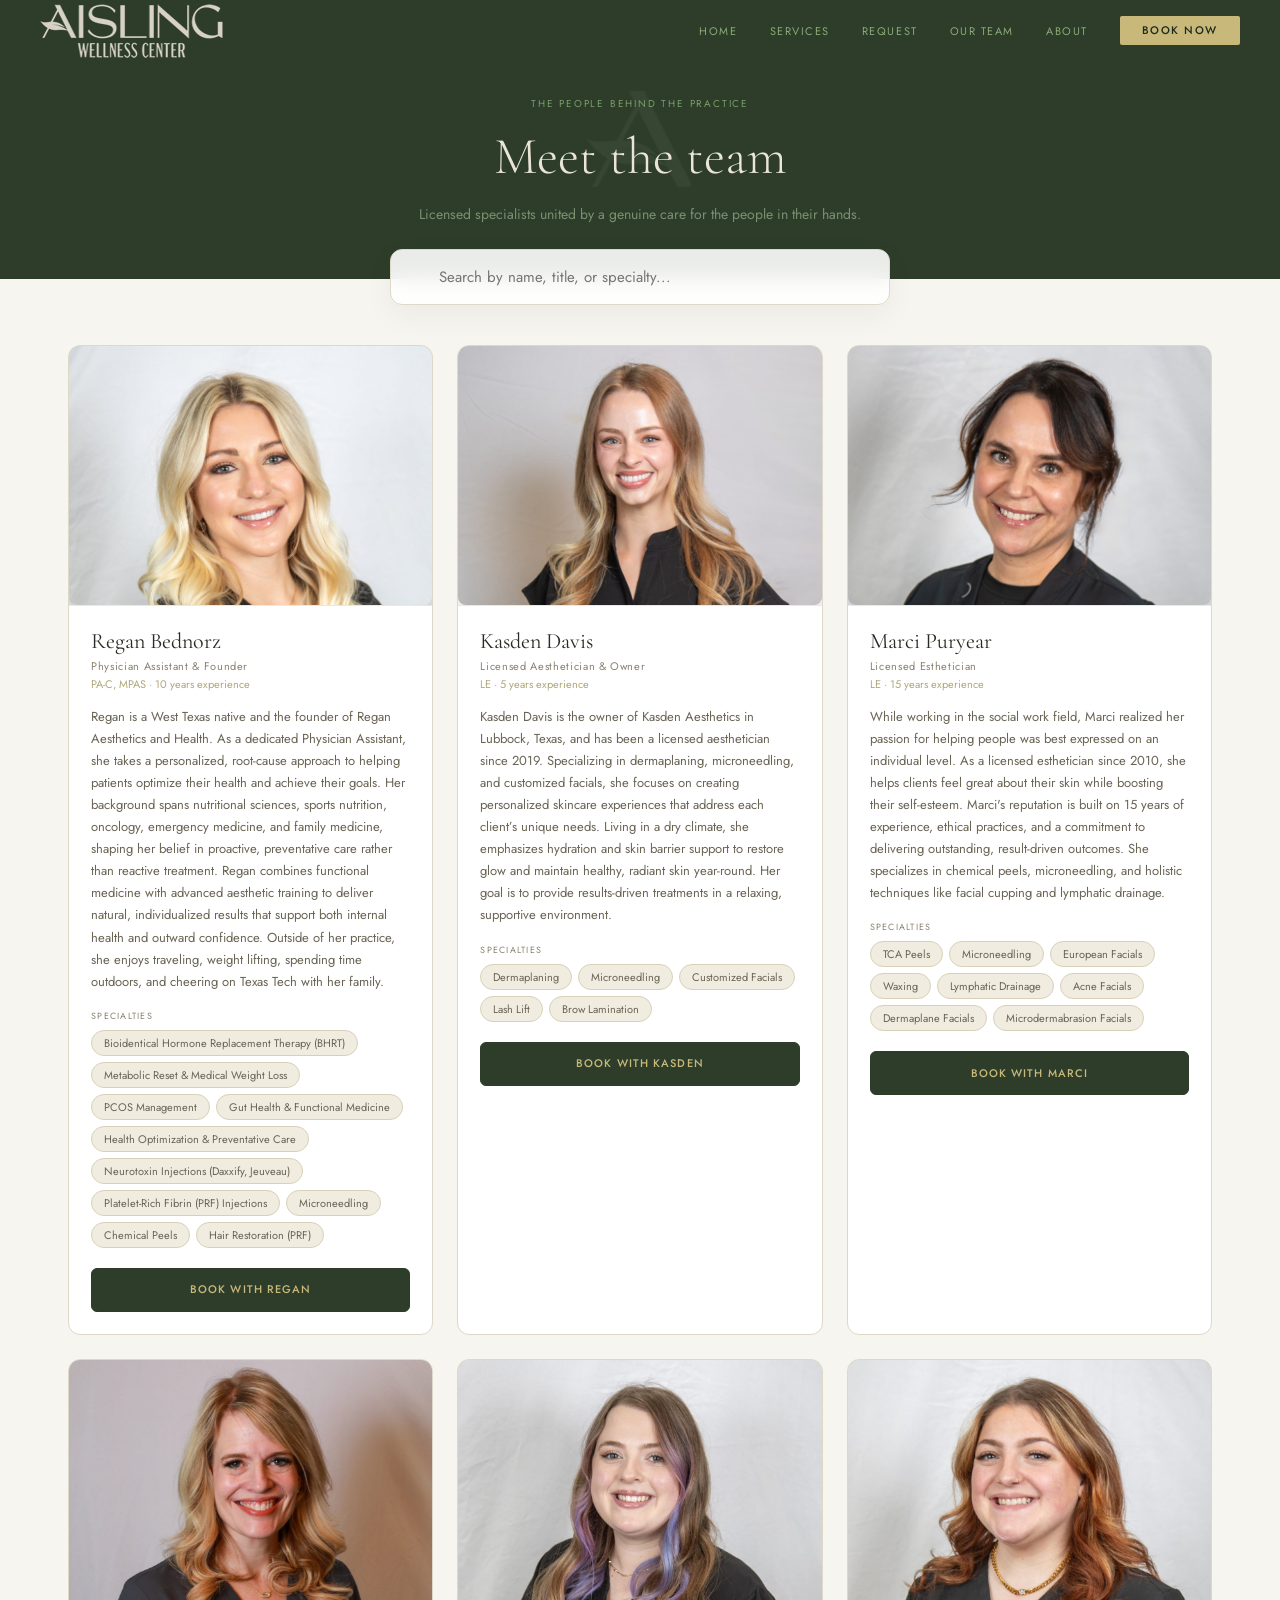
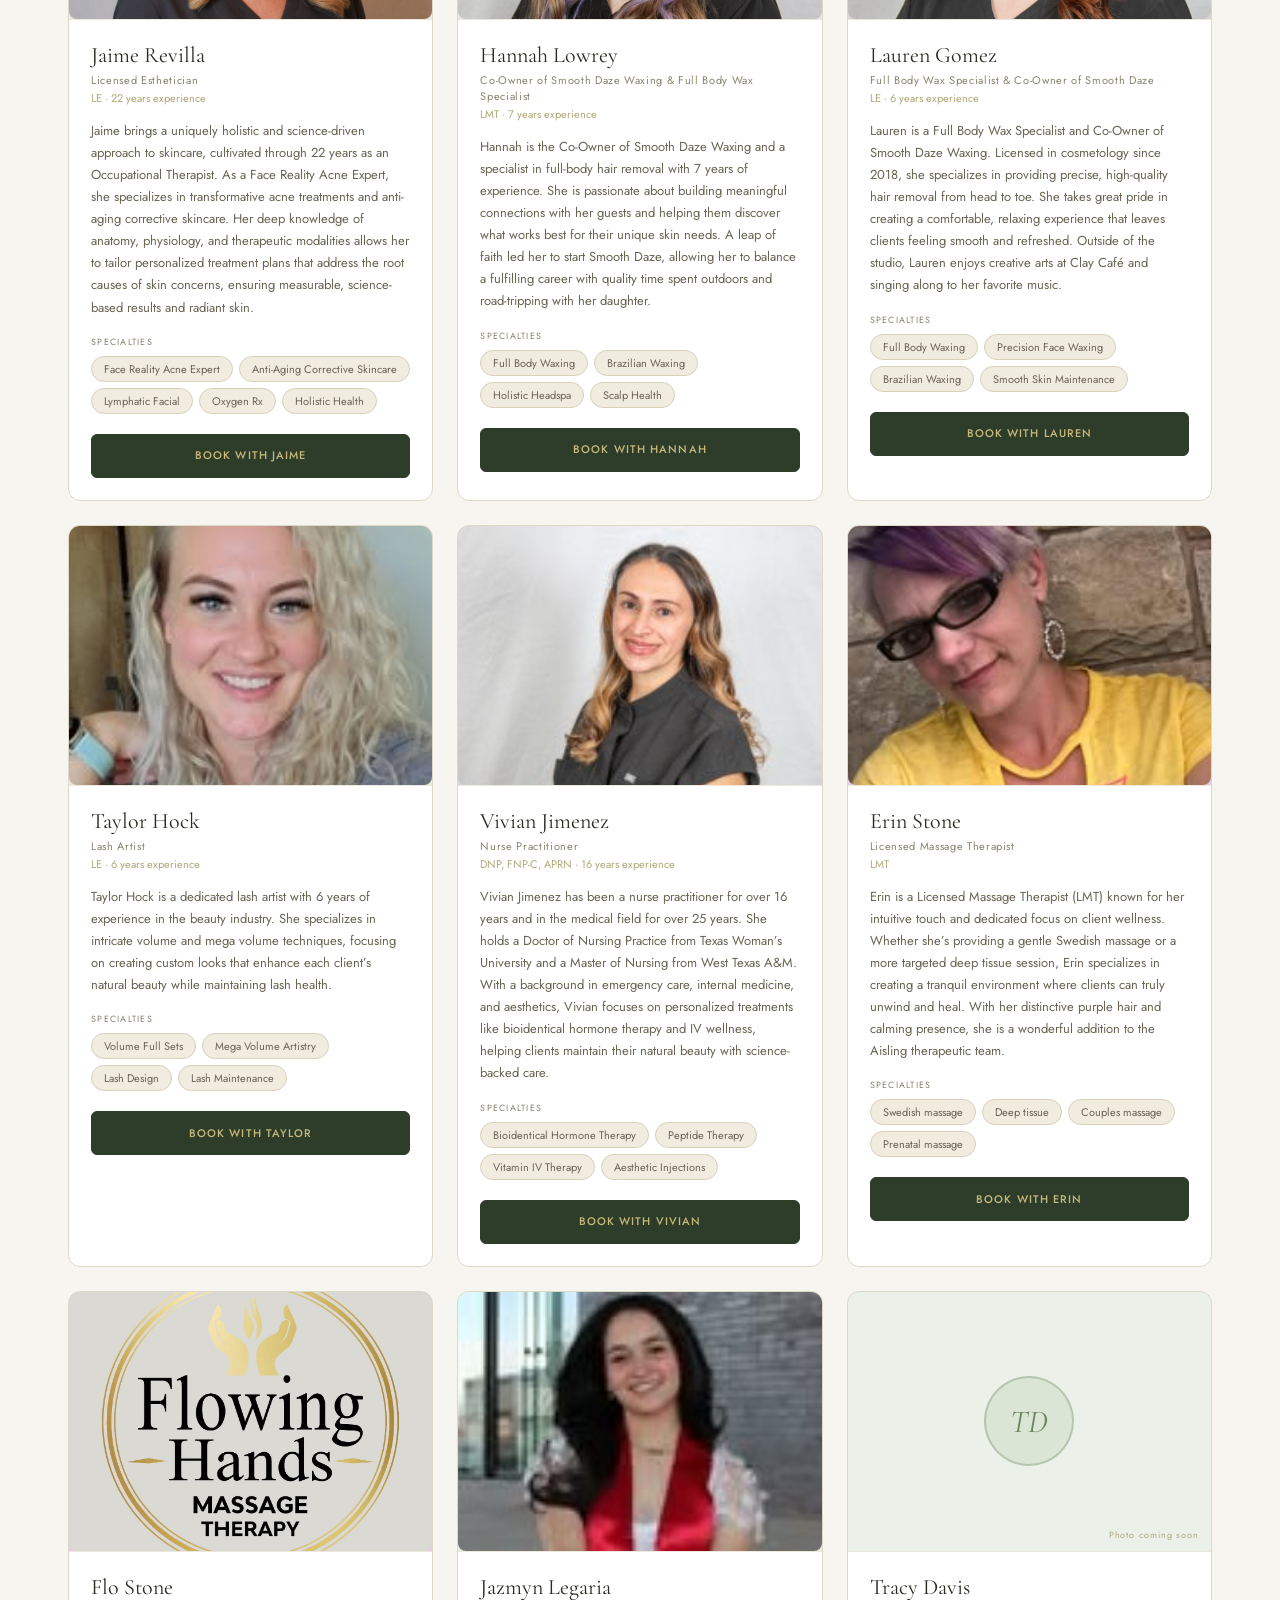
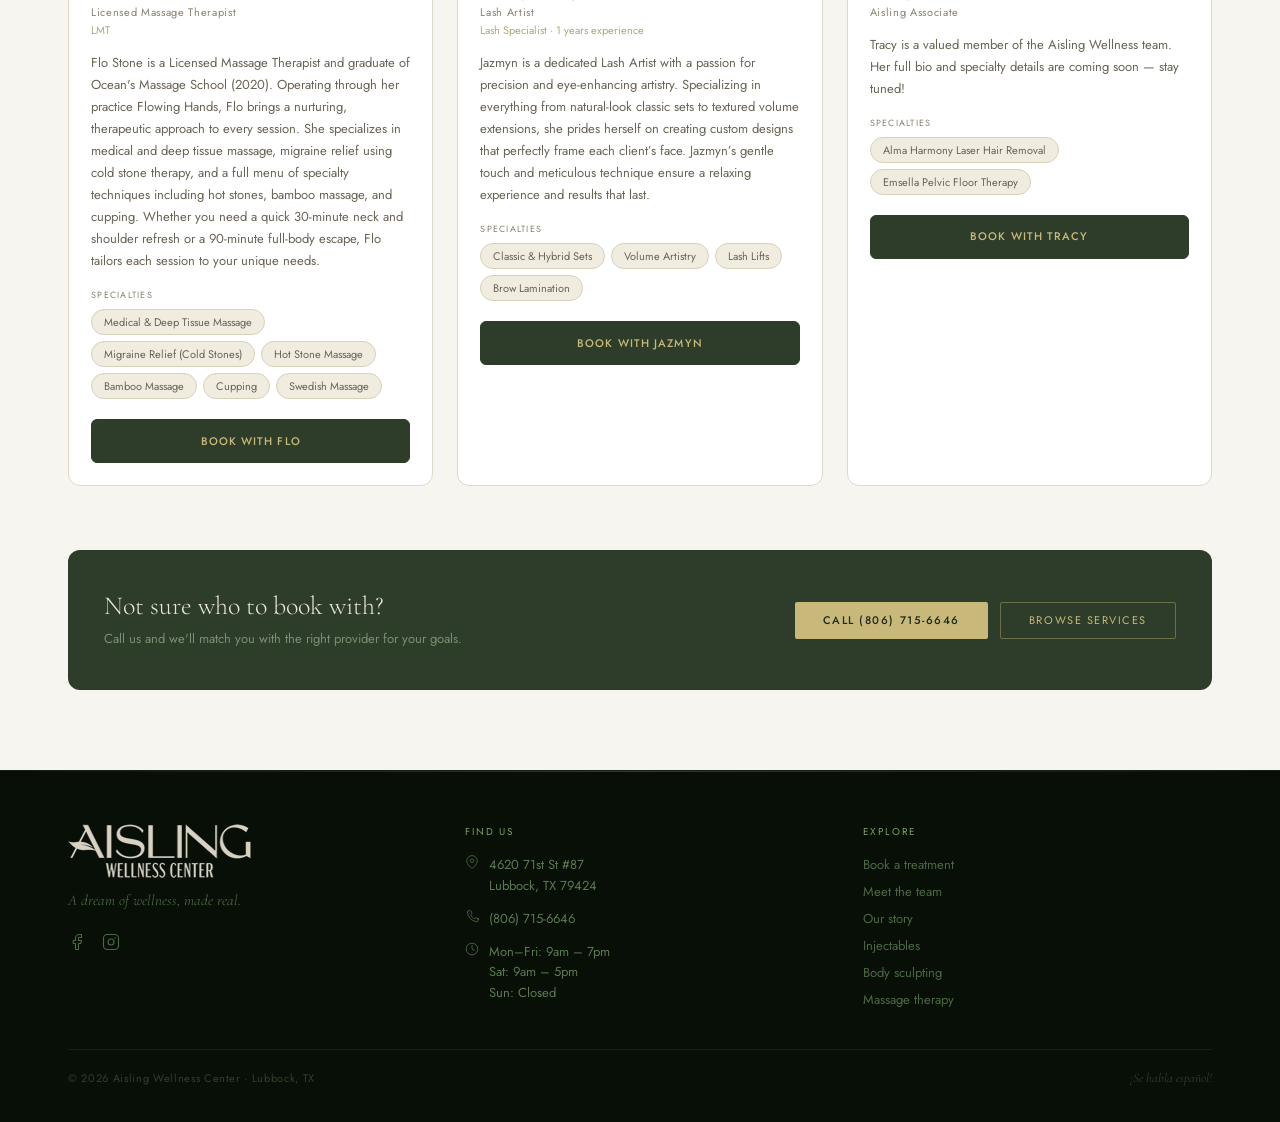
<file: team.html>
<!DOCTYPE html>
<html lang="en">
<head>
  <meta charset="UTF-8">
  <meta name="viewport" content="width=device-width, initial-scale=1.0">
  <title>Meet the Team | Aisling Wellness Center</title>
  <meta name="description" content="Meet the licensed specialists at Aisling Wellness Center — massage therapists, medical aestheticians, laser technicians, and our medical director.">
  <link rel="stylesheet" href="css/style.css">
  <link rel="icon" type="image/png" href="images/home-logo.png">
</head>
<body>

<nav id="nav"></nav>
<div id="nav-overlay"></div>
<div id="nav-drawer"></div>

<!-- Header -->
<div class="team-header">
  <div class="team-header-mark"><img src="images/banner-logo-1.png"></div>
  <div class="reveal-fade" style="position:relative;z-index:1;text-align:center">
    <span class="section-label" style="text-align:center;margin-bottom:16px">The people behind the practice</span>
    <h1 style="font-family:var(--display);font-size:clamp(32px,5vw,52px);font-weight:300;color:#eae5d5;line-height:1.15;margin-bottom:16px">Meet the team</h1>
    <p style="font-size:14px;color:#7a9070;line-height:1.7;max-width:500px;margin:0 auto">Licensed specialists united by a genuine care for the people in their hands.</p>
  </div>
</div>

<!-- Search & Filter Controls -->
<div class="team-controls">
  <div class="team-search-wrap">
    <div id="team-search-icon-box" class="team-search-icon"></div>
    <input type="text" id="team-search" class="team-search-input" placeholder="Search by name, title, or specialty...">
  </div>
</div>
<div id="filter-status-container"></div>

<!-- Grid -->
<main>
<section class="section" style="padding-top:0">
  <div class="container reveal-up">
    <div class="team-grid" id="team-grid"></div>

    <!-- CTA -->
    <div class="team-cta">
      <div>
        <h3>Not sure who to book with?</h3>
        <p>Call us and we'll match you with the right provider for your goals.</p>
      </div>
      <div class="team-cta-btns">
        <a href="tel:+18067156646" class="btn-gold">Call (806) 715-6646</a>
        <a href="book.html" class="btn-ghost">Browse services</a>
      </div>
    </div>
  </div>
</section>
</main>

<footer id="footer"></footer>

<script src="js/data.js"></script>
<script src="js/shared.js"></script>
<script>
  initShared('team');
  document.getElementById('team-search-icon-box').innerHTML = icon('search', 18, '#7a9e68');

  let activeTag = null;
  let searchQuery = '';

  function renderTeam() {
    const grid = document.getElementById('team-grid');
    const status = document.getElementById('filter-status-container');
    const container = document.querySelector('.container');
    
    const filtered = PROVIDERS.filter(p => {
      const q = searchQuery.toLowerCase();
      const matchesSearch = !searchQuery || 
        p.name.toLowerCase().includes(q) ||
        p.title.toLowerCase().includes(q) ||
        p.specialties.some(s => s.toLowerCase().includes(q));
      
      const matchesTag = !activeTag || p.specialties.includes(activeTag);
      return matchesSearch && matchesTag;
    });

    if (activeTag || searchQuery) {
      status.innerHTML = `
        <div class="team-filter-status">
          Showing ${filtered.length} specialists ${activeTag ? `specializing in <strong>${activeTag}</strong>` : ''} 
          ${searchQuery ? `${activeTag ? 'and' : ''} matching "<strong>${searchQuery}</strong>"` : ''}
          <span onclick="clearFilters()" style="cursor:pointer; color:var(--forest-moss); text-decoration:underline; margin-left:8px">Clear all</span>
        </div>
      `;
    } else {
      status.innerHTML = '';
    }

    grid.innerHTML = filtered.length ? filtered.map(p => `
      <div class="team-card">
        <div class="team-card-photo" style="background:${p.avatarBg}">
          ${p.photo ? `<img src="${p.photo}" alt="${p.name}" class="team-photo-img" loading="lazy">` : `
            <div class="team-avatar" style="background:${p.avatarBg};border:2px solid ${p.avatarColor}55;color:${p.avatarColor}">
              ${p.avatarInitials}
            </div>
            <span class="team-photo-label">Photo coming soon</span>
          `}
        </div>
        <div class="team-card-body">
          <h2>${p.name}</h2>
          <div class="team-card-title">${p.title}</div>
          <div class="team-card-creds">${p.credentials}${p.years ? ` · ${p.years} years experience` : ''}</div>
          <p class="team-card-bio">${p.bio}</p>
          <div class="specialty-label">Specialties</div>
          <div class="specialty-tags">
            ${p.specialties.map(s => `
              <button class="specialty-tag${s === activeTag ? ' active' : ''}" onclick="toggleTag('${s}')">
                ${s}
              </button>
            `).join('')}
          </div>
          <div class="team-card-actions">
            ${(p.bookingUrl && p.bookingUrl !== 'https://aislingwellnesscenter.com/book') ? `
              <a href="${p.bookingUrl}" target="_blank" rel="noopener" class="team-request-btn">
                Book with ${p.name.split(' ')[0]}
              </a>
            ` : `
              <a href="request.html?provider=${p.id}" class="team-request-btn">
                Book with ${p.name.split(' ')[0]}
              </a>
            `}
          </div>
        </div>
      </div>
    `).join('') : `
      <div style="grid-column: 1/-1; text-align:center; padding:60px 0; color:#8a8270">
        <p>No specialists found matching your criteria.</p>
        <button onclick="clearFilters()" class="btn-ghost--bark" style="margin-top:16px">Clear all filters</button>
      </div>
    `;
  }

  window.toggleTag = (tag) => {
    activeTag = (activeTag === tag) ? null : tag;
    renderTeam();
  };

  window.clearFilters = () => {
    activeTag = null;
    searchQuery = '';
    document.getElementById('team-search').value = '';
    renderTeam();
  };

  document.getElementById('team-search').addEventListener('input', (e) => {
    searchQuery = e.target.value;
    renderTeam();
  });

  renderTeam();
</script>
</body>
</html>
</file>
<file: css/style.css>
@import url('https://fonts.googleapis.com/css2?family=Cormorant+Garamond:ital,wght@0,300;0,400;0,500;1,300;1,400;1,500&family=Jost:wght@300;400;500&display=swap');

/* ── Reset ── */
*,
*::before,
*::after {
  box-sizing: border-box;
  margin: 0;
  padding: 0;
}

html {
  scroll-behavior: smooth;
  font-size: 16px;
}

body {
  font-family: 'Jost', system-ui, sans-serif;
  background: #f7f5f0;
  color: #4a4535;
  -webkit-font-smoothing: antialiased;
}

a {
  text-decoration: none;
  color: inherit;
}

img {
  display: block;
  max-width: 100%;
  border-radius: 8px;
}

button {
  font-family: inherit;
  cursor: pointer;
}

/* ── CSS Variables ── */
:root {
  --forest: #2d3d2a;
  --forest-deep: #0e1a0c;
  --forest-canopy: #3a4f35;
  --forest-moss: #4a6842;
  --forest-sage: #7a9e68;
  --gold: #c8b97a;
  --gold-dark: #a89a5a;
  --parchment: #f7f5f0;
  --linen: #f0ece0;
  --stone: #e8e0cc;
  --bark: #4a4535;
  --bark-light: #6a6455;
  --display: 'Cormorant Garamond', Georgia, serif;
  --body: 'Jost', system-ui, sans-serif;
  --max-w: 1200px;
  --pad: 28px;
}

/* ── Typography helpers ── */
.font-display {
  font-family: var(--display);
}

.section-label {
  font-family: var(--body);
  font-size: 10px;
  letter-spacing: 0.18em;
  text-transform: uppercase;
  color: var(--forest-sage);
  display: block;
}

.map-placeholder {
  position: relative;
  width: 100%;
  height: 0;
  overflow: hidden;
}

.map-placeholder iframe {
  position: absolute;
  top: 0;
  left: 0;
  width: 100%;
  height: 100%;
  border: 0;
}

.map-placeholder iframe {
  border-radius: 10px;
}

/* ── Layout ── */
.container {
  max-width: var(--max-w);
  margin: 0 auto;
  padding: 0 var(--pad);
}

.section {
  padding: 80px 0;
}

.section--dark {
  background: #0e1a0c;
}

.section--darker {
  background: #0a1208;
}

.section--canopy {
  background: var(--forest-canopy);
}

.section--forest {
  background: var(--forest);
}

.section--linen {
  background: var(--linen);
}

/* ── Buttons ── */
.btn-gold {
  display: inline-block;
  background: var(--gold);
  color: #1e2b1b !important;
  font-family: var(--body);
  font-size: 11px;
  letter-spacing: 0.14em;
  text-transform: uppercase;
  font-weight: 500;
  padding: 13px 28px;
  border: none;
  border-radius: 2px;
  transition: background 200ms;
  line-height: 1;
}

.btn-gold:hover {
  background: var(--gold-dark);
  box-shadow: 0 4px 14px rgba(200, 185, 122, 0.3);
}

.btn-ghost {
  display: inline-block;
  background: transparent;
  color: var(--gold);
  font-family: var(--body);
  font-size: 11px;
  letter-spacing: 0.14em;
  text-transform: uppercase;
  font-weight: 400;
  padding: 12px 28px;
  border: 1px solid rgba(200, 185, 122, 0.4);
  border-radius: 2px;
  transition: border-color 200ms, background 200ms;
  line-height: 1;
}

.btn-ghost:hover {
  border-color: var(--gold);
  background: rgba(200, 185, 122, 0.08);
  box-shadow: 0 4px 14px rgba(200, 185, 122, 0.15);
}

.btn-ghost--bark {
  color: var(--forest-moss);
  border-color: rgba(74, 104, 66, 0.4);
}

.btn-ghost--bark:hover {
  border-color: var(--forest-moss);
  background: rgba(74, 104, 66, 0.08);
}

/* ── Tag pill ── */
.tag {
  display: inline-block;
  background: #1e2b1b;
  color: var(--forest-sage);
  font-size: 11px;
  padding: 3px 10px;
  border-radius: 20px;
  letter-spacing: 0.04em;
}

/* ── Ornament divider ── */
.ornament {
  display: flex;
  align-items: center;
  justify-content: center;
  gap: 16px;
  padding: 8px var(--pad);
}

.ornament::before,
.ornament::after {
  content: '';
  flex: 1;
  max-width: 100px;
  height: 1px;
  background: #2a3e28;
}

.ornament span {
  color: #4a6842;
  font-size: 13px;
  letter-spacing: 0.3em;
  opacity: 0.7;
}

.ornament--light::before,
.ornament--light::after {
  background: rgba(200, 185, 122, 0.25);
}

.ornament--light span {
  color: var(--gold);
}

/* ── NAV ── */
#nav {
  position: fixed;
  top: 0;
  left: 0;
  right: 0;
  z-index: 100;
  height: 62px;
  display: flex;
  align-items: center;
  padding: 0 var(--pad);
  transition: background 300ms, border-color 300ms;
  border-bottom: 1px solid transparent;
}

#nav.scrolled {
  background: rgba(10, 18, 8, 0.85);
  border-color: #1a2a18;
  backdrop-filter: blur(12px);
  -webkit-backdrop-filter: blur(12px);
}

.nav-inner {
  max-width: var(--max-w);
  margin: 0 auto;
  width: 100%;
  display: flex;
  align-items: center;
  justify-content: space-between;
}

.nav-logo {
  font-family: var(--display);
  font-size: 18px;
  color: var(--gold);
  letter-spacing: 0.18em;
  text-transform: uppercase;
  font-weight: 400;
}

.nav-logo em {
  color: var(--forest-sage);
  font-style: italic;
}

.nav-links {
  display: flex;
  align-items: center;
  gap: 32px;
}

.nav-links a {
  font-size: 11px;
  letter-spacing: 0.14em;
  text-transform: uppercase;
  color: #8aaa78;
  transition: color 150ms;
}

.nav-links a:hover {
  color: var(--gold);
}

.nav-links .btn-gold {
  padding: 9px 22px;
}

.nav-hamburger {
  display: none;
  background: none;
  border: none;
  padding: 4px;
}

.nav-hamburger span {
  display: block;
  width: 22px;
  height: 1.5px;
  background: var(--gold);
  margin: 5px 0;
  transition: all 200ms;
}

/* Mobile drawer */
#nav-drawer {
  position: fixed;
  top: 0;
  right: -320px;
  width: 300px;
  height: 100%;
  background: var(--forest-deep);
  z-index: 200;
  padding: 28px;
  display: flex;
  flex-direction: column;
  border-left: 1px solid #1e2e1a;
  transition: right 300ms ease;
}

#nav-drawer.open {
  right: 0;
}

#nav-overlay {
  display: none;
  position: fixed;
  inset: 0;
  background: rgba(0, 0, 0, 0.6);
  z-index: 150;
}

#nav-overlay.open {
  display: block;
}

.drawer-close {
  background: none;
  border: none;
  color: var(--forest-sage);
  font-size: 24px;
  align-self: flex-end;
  margin-bottom: 32px;
  line-height: 1;
}

.drawer-logo {
  font-family: var(--display);
  font-size: 20px;
  color: var(--gold);
  letter-spacing: 0.14em;
  margin-bottom: 40px;
}

.drawer-logo em {
  color: var(--forest-sage);
  font-style: italic;
}

.drawer-links {
  display: flex;
  flex-direction: column;
  gap: 2px;
  flex: 1;
}

.drawer-links a {
  font-family: var(--display);
  font-size: 28px;
  color: #ddd5c0;
  padding: 10px 0;
  border-bottom: 1px solid #1e2e1a;
  font-weight: 300;
}

.drawer-book {
  display: block;
  text-align: center;
  padding: 14px;
}

/* ── HERO ── */
#hero {
  position: relative;
  min-height: 100vh;
  display: flex;
  align-items: center;
  justify-content: center;
  overflow: hidden;
  background: var(--forest-deep);
}

#hero-bg {
  position: absolute;
  inset: 0;
  background-size: cover;
  background-position: center;
  animation: slowZoom 22s ease-in-out infinite alternate;
}

#hero-overlay {
  position: absolute;
  inset: 0;
  background: rgba(10, 18, 8, 0.76);
}

#hero-glow {
  position: absolute;
  inset: 0;
  background:
    radial-gradient(ellipse at 20% 50%, rgba(58, 79, 53, 0.15) 0%, transparent 60%),
    radial-gradient(ellipse at 80% 20%, rgba(200, 185, 122, 0.06) 0%, transparent 50%);
  pointer-events: none;
}

#hero-content {
  position: relative;
  z-index: 2;
  text-align: center;
  padding: 0 24px;
  max-width: 680px;
}

#hero-content .eyebrow {
  font-size: 10px;
  letter-spacing: 0.22em;
  text-transform: uppercase;
  color: var(--forest-sage);
  margin-bottom: 24px;
  opacity: 0;
  animation: fadeUp 0.7s ease 0.1s both;
}

#hero-content h1 {
  font-family: var(--display);
  font-size: clamp(42px, 7vw, 60px);
  font-weight: 300;
  color: #eae5d5;
  line-height: 1.12;
  margin-bottom: 20px;
  opacity: 0;
  animation: fadeUp 0.7s ease 0.25s both;
}

#hero-content h1 em {
  color: var(--gold);
  font-style: italic;
}

#hero-content .sub {
  font-size: 14px;
  color: #7a9070;
  line-height: 1.75;
  margin-bottom: 36px;
  letter-spacing: 0.03em;
  opacity: 0;
  animation: fadeUp 0.7s ease 0.4s both;
}

.hero-ctas {
  display: flex;
  gap: 14px;
  justify-content: center;
  flex-wrap: wrap;
  opacity: 0;
  animation: fadeUp 0.7s ease 0.55s both;
}

.hero-scroll {
  position: absolute;
  bottom: 32px;
  left: 50%;
  transform: translateX(-50%);
  display: flex;
  flex-direction: column;
  align-items: center;
  gap: 8px;
  opacity: 0;
  animation: fadeIn 0.5s ease 1s both;
}

.hero-scroll span {
  font-size: 9px;
  letter-spacing: 0.2em;
  text-transform: uppercase;
  color: #3a5030;
}

.hero-scroll-line {
  width: 1px;
  height: 36px;
  background: linear-gradient(to bottom, #3a5030, transparent);
}

/* ── CREDENTIALS BAR ── */
#creds {
  background: #0a1208;
  border-top: 1px solid #1a2a18;
  border-bottom: 1px solid #1a2a18;
  padding: 20px var(--pad);
  overflow: hidden;
}

.creds-inner {
  display: flex;
  align-items: center;
  justify-content: center;
  flex-wrap: wrap;
  gap: 0;
  max-width: var(--max-w);
  margin: 0 auto;
}

.cred-item {
  display: flex;
  align-items: center;
  font-size: 11px;
  letter-spacing: 0.12em;
  text-transform: uppercase;
  color: #5a7a50;
  padding: 0 20px;
  white-space: nowrap;
}

.cred-sep {
  color: #2a3e28;
  font-size: 10px;
}

/* ── SERVICE CARDS ── */
.services-grid {
  display: grid;
  grid-template-columns: repeat(auto-fill, minmax(280px, 1fr));
  gap: 12px;
}

.service-card {
  background: #111e0f;
  border: 1px solid #1e2e1a;
  border-radius: 10px;
  padding: 24px 22px;
  cursor: pointer;
  transition: border-color 200ms, background 200ms, transform 200ms, box-shadow 200ms;
  display: block;
  color: inherit;
}

.service-card:hover {
  border-color: #4a6842;
  background: #131f11;
  transform: translateY(-4px);
  box-shadow: 0 8px 24px rgba(0, 0, 0, 0.25);
}

.service-card-header {
  display: flex;
  align-items: center;
  gap: 12px;
  margin-bottom: 10px;
}

.service-card-icon {
  width: 32px;
  height: 32px;
  background: #1a2d18;
  border-radius: 50%;
  display: flex;
  align-items: center;
  justify-content: center;
  flex-shrink: 0;
}

.service-card h3 {
  font-family: var(--display);
  font-size: 17px;
  font-weight: 400;
  color: #ddd5c0;
  margin-bottom: 0;
}

.service-card p {
  font-size: 12px;
  color: #5a7a50;
  line-height: 1.5;
  margin-bottom: 0;
  opacity: 0.8;
}

.service-card .arrow {
  display: none;
}

/* ── REVIEWS ── */
.reviews-header {
  display: flex;
  align-items: flex-end;
  justify-content: space-between;
  margin-bottom: 40px;
  flex-wrap: wrap;
  gap: 16px;
}

.stars {
  display: flex;
  gap: 3px;
}

.star {
  color: var(--gold);
  font-size: 14px;
}

.star.empty {
  color: #2a3e28;
}

.reviews-grid {
  display: grid;
  grid-template-columns: repeat(auto-fill, minmax(280px, 1fr));
  gap: 12px;
  margin-bottom: 28px;
}

.review-card {
  background: #111e0f;
  border: 1px solid #1a2a18;
  border-radius: 10px;
  padding: 22px 20px;
  display: flex;
  flex-direction: column;
  transition: border-color 200ms, transform 200ms, box-shadow 200ms;
}

.review-card:hover {
  border-color: #2a3e28;
  transform: translateY(-4px);
  box-shadow: 0 8px 24px rgba(0, 0, 0, 0.25);
}

.review-card .stars {
  margin-bottom: 10px;
}

.review-text {
  font-family: var(--display);
  font-size: 15px;
  font-style: italic;
  color: #b8b0a0;
  line-height: 1.7;
  flex: 1;
  margin-bottom: 16px;
}

.review-author {
  display: flex;
  align-items: center;
  gap: 10px;
}

.review-avatar {
  width: 32px;
  height: 32px;
  border-radius: 50%;
  background: #1e3020;
  display: flex;
  align-items: center;
  justify-content: center;
  font-family: var(--display);
  font-size: 13px;
  font-style: italic;
  color: var(--forest-sage);
  flex-shrink: 0;
}

.review-name {
  font-size: 11px;
  letter-spacing: 0.08em;
  text-transform: uppercase;
  color: #4a6842;
}

.review-date {
  font-size: 11px;
  color: #2e4228;
}

.reviews-hidden {
  display: none;
}

.reviews-hidden.visible {
  display: contents;
}

/* ── ABOUT TEASER ── */
.about-teaser-grid {
  display: grid;
  grid-template-columns: repeat(auto-fit, minmax(300px, 1fr));
  gap: 60px;
  align-items: center;
}

.about-image-placeholder {
  aspect-ratio: 4/5;
  background: var(--stone);
  border-radius: 10px;
  border: 1px solid #d8d0b8;
  display: flex;
  align-items: center;
  justify-content: center;
  flex-direction: column;
  gap: 16px;
}

.about-image-letter {
  font-family: var(--display);
  font-size: 56px;
  color: var(--gold);
  opacity: 0.2;
  font-style: italic;
}

.about-image-label {
  font-size: 10px;
  letter-spacing: 0.18em;
  text-transform: uppercase;
  color: #8a8270;
}

.pullquote {
  font-family: var(--display);
  font-size: 19px;
  font-style: italic;
  color: #4a6842;
  line-height: 1.6;
  margin-bottom: 20px;
  padding-left: 18px;
  border-left: 2px solid var(--gold);
}

/* ── FOOTER ── */
#footer {
  background: #080f07;
  border-top: 1px solid #162014;
}

.footer-gold-line {
  height: 1px;
  background: linear-gradient(90deg, transparent, rgba(200, 185, 122, 0.25), transparent);
}

.footer-inner {
  max-width: var(--max-w);
  margin: 0 auto;
  padding: 52px var(--pad) 36px;
}

.footer-grid {
  display: grid;
  grid-template-columns: repeat(auto-fit, minmax(200px, 1fr));
  gap: 48px;
  margin-bottom: 40px;
}

.footer-logo {
  font-family: var(--display);
  font-size: 20px;
  color: var(--gold);
  letter-spacing: 0.14em;
  text-transform: uppercase;
  margin-bottom: 10px;
}

.footer-logo em {
  color: var(--forest-sage);
  font-style: italic;
}

.footer-tagline {
  font-family: var(--display);
  font-size: 15px;
  color: #4a6842;
  font-style: italic;
  margin-bottom: 20px;
  line-height: 1.6;
}

.footer-socials {
  display: flex;
  gap: 16px;
}

.footer-socials a {
  color: #4a6842;
  transition: color 150ms;
  font-size: 18px;
}

.footer-socials a:hover {
  color: var(--gold);
}

.footer-col-title {
  font-size: 10px;
  letter-spacing: 0.18em;
  text-transform: uppercase;
  color: var(--forest-sage);
  margin-bottom: 16px;
  display: block;
}

.footer-info {
  display: flex;
  flex-direction: column;
  gap: 12px;
}

.footer-info-row {
  display: flex;
  gap: 10px;
  align-items: flex-start;
  font-size: 13px;
  color: #5a7a50;
  line-height: 1.6;
}

.footer-links {
  display: flex;
  flex-direction: column;
  gap: 8px;
}

.footer-links a {
  font-size: 13px;
  color: #4a6842;
  transition: color 150ms;
}

.footer-links a:hover {
  color: var(--gold);
}

.footer-bottom {
  border-top: 1px solid #162014;
  padding-top: 20px;
  display: flex;
  justify-content: space-between;
  align-items: center;
  flex-wrap: wrap;
  gap: 12px;
}

.footer-copy {
  font-size: 11px;
  color: #2e4228;
  letter-spacing: 0.06em;
}

.footer-espanol {
  font-family: var(--display);
  font-size: 13px;
  color: #2e4228;
  font-style: italic;
}

/* ── BOOK PAGE ── */
.book-header {
  background: var(--forest-canopy);
  padding: 88px var(--pad) 28px;
  border-bottom: 1px solid #4a6242;
}

.book-header-inner {
  max-width: var(--max-w);
  margin: 0 auto;
}

.breadcrumb {
  font-size: 12px;
  color: #6b8560;
  margin-bottom: 12px;
}

.breadcrumb a {
  color: #6b8560;
}

.breadcrumb a:hover {
  color: var(--gold);
}

.breadcrumb .sep {
  margin: 0 8px;
  color: #3a5030;
}

.breadcrumb .current {
  color: #9ab88a;
}

.book-layout {
  display: flex;
  max-width: var(--max-w);
  margin: 0 auto;
  min-height: calc(100vh - 200px);
}

/* Sidebar */
#sidebar {
  width: 260px;
  flex-shrink: 0;
  background: var(--linen);
  border-right: 1px solid #d8d0b8;
  padding: 24px 16px;
  overflow-y: auto;
  position: sticky;
  top: 62px;
  max-height: calc(100vh - 62px);
  display: flex;
  flex-direction: column;
  gap: 12px;
}

.sidebar-search-wrap {
  position: relative;
  margin-bottom: 8px;
}

.sidebar-search {
  width: 100%;
  background: rgba(255, 255, 255, 0.6);
  border: 1px solid #ddd8c8;
  border-radius: 6px;
  padding: 10px 12px 10px 34px;
  font-family: var(--body);
  font-size: 13px;
  color: var(--bark);
  outline: none;
  transition: border-color 200ms, box-shadow 200ms;
}

.sidebar-search:focus {
  border-color: var(--gold);
  box-shadow: 0 0 0 3px rgba(200, 185, 122, 0.1);
  background: #fff;
}

.sidebar-search-icon {
  position: absolute;
  left: 10px;
  top: 50%;
  transform: translateY(-50%);
  opacity: 0.4;
}

.sidebar-scroll-area {
  flex: 1;
  overflow-y: auto;
  margin: 0 -16px;
  padding: 0 16px;
  scrollbar-width: thin;
  scrollbar-color: #d8d0b8 transparent;
}

.sidebar-scroll-area::-webkit-scrollbar {
  width: 4px;
}

.sidebar-scroll-area::-webkit-scrollbar-thumb {
  background: #d8d0b8;
  border-radius: 10px;
}

.sidebar-label {
  font-size: 10px;
  letter-spacing: 0.16em;
  text-transform: uppercase;
  color: #8a8270;
  margin-bottom: 12px;
  padding-left: 8px;
  display: block;
}

/* Accordion */
.sidebar-category {
  margin-bottom: 4px;
}

.sidebar-category-header {
  width: 100%;
  display: flex;
  align-items: center;
  justify-content: space-between;
  padding: 10px 12px;
  background: transparent;
  border: none;
  border-radius: 6px;
  cursor: pointer;
  transition: background 150ms;
}

.sidebar-category-header:hover {
  background: rgba(0, 0, 0, 0.03);
}

.sidebar-category-header .label {
  font-family: var(--body);
  font-size: 14px;
  font-weight: 500;
  color: var(--bark);
  text-align: left;
}

.sidebar-category-header .chevron {
  font-size: 10px;
  color: #b0a890;
  transition: transform 250ms ease;
}

.sidebar-category.expanded .sidebar-category-header .chevron {
  transform: rotate(90deg);
}

.sidebar-sub-list {
  display: none;
  padding: 4px 0 8px 12px;
}

.sidebar-category.expanded .sidebar-sub-list {
  display: block;
}

.sidebar-subcategory {
  margin-bottom: 2px;
}

.sidebar-subcategory-header {
  width: 100%;
  display: flex;
  align-items: center;
  justify-content: space-between;
  padding: 8px 12px;
  background: transparent;
  border: none;
  border-radius: 6px;
  cursor: pointer;
}

.sidebar-subcategory-header .label {
  font-family: var(--body);
  font-size: 11px;
  letter-spacing: 0.08em;
  text-transform: uppercase;
  color: #8a8270;
  text-align: left;
}

.sidebar-subcategory-header .chevron {
  font-size: 8px;
  color: #b0a890;
  transition: transform 200ms ease;
}

.sidebar-subcategory.expanded .sidebar-subcategory-header .chevron {
  transform: rotate(90deg);
}

.sidebar-svc-list {
  display: none;
  padding: 2px 0 6px 0;
}

.sidebar-subcategory.expanded .sidebar-svc-list {
  display: block;
}

.sidebar-item {
  display: flex;
  align-items: center;
  gap: 8px;
  width: 100%;
  padding: 9px 12px;
  border-radius: 6px;
  border: none;
  background: transparent;
  color: #4a4535;
  font-family: var(--body);
  font-size: 13px;
  transition: background 150ms, color 150ms;
  text-align: left;
  margin-bottom: 2px;
  cursor: pointer;
}

.sidebar-item:hover {
  background: #e2dbc8;
}

.sidebar-item.active {
  background: var(--forest);
  color: var(--gold);
  font-weight: 500;
}

.sidebar-dot {
  width: 7px;
  height: 7px;
  border-radius: 50%;
  background: #b0a878;
  flex-shrink: 0;
}

.sidebar-item.active .sidebar-dot {
  background: var(--gold);
}

/* Mobile search and pills */
#mobile-search-area {
  display: none;
  padding: 14px 20px 0;
  background: var(--linen);
  position: sticky;
  top: 0;
  z-index: 100;
  box-shadow: 0 4px 12px rgba(0, 0, 0, 0.05);
}

.mobile-nav-header {
  display: flex;
  align-items: center;
  justify-content: space-between;
  gap: 12px;
  margin-top: 10px;
}

.back-btn {
  display: flex;
  align-items: center;
  gap: 6px;
  padding: 6px 10px 6px 8px;
  border-radius: 6px;
  background: var(--forest-sage);
  border: 1px solid rgba(0, 0, 0, 0.1);
  color: #fff;
  cursor: pointer;
  flex-shrink: 0;
  font-size: 11px;
  font-weight: 500;
  text-transform: uppercase;
  transition: all 150ms;
}

.back-btn:hover {
  background: var(--forest-moss);
}

.nav-breadcrumb {
  font-size: 10px;
  color: #8a8270;
  letter-spacing: 0.08em;
  text-transform: uppercase;
  white-space: nowrap;
  overflow: hidden;
  text-overflow: ellipsis;
  text-align: right;
  font-weight: 500;
}

.mobile-view-indicator {
  font-size: 10px;
  color: var(--gold-dark);
  font-weight: 600;
  text-transform: uppercase;
  letter-spacing: 0.1em;
  margin-bottom: 4px;
  display: block;
}

.mobile-search-wrap {
  position: relative;
  width: 100%;
  margin-bottom: 12px;
}

.mobile-search-input {
  width: 100%;
  background: #fff;
  border: 1px solid #ccc5b0;
  border-radius: 8px;
  padding: 10px 12px 10px 36px;
  font-family: var(--body);
  font-size: 14px;
  color: var(--bark);
  outline: none;
  box-shadow: 0 2px 8px rgba(0, 0, 0, 0.03);
  transition: border-color 150ms;
}

.mobile-search-input:focus {
  border-color: var(--gold);
}

.mobile-search-icon {
  position: absolute;
  left: 11px;
  top: 50%;
  transform: translateY(-50%);
  opacity: 0.6;
  color: var(--forest-sage);
}

#mobile-pills {
  display: none;
  flex-wrap: wrap;
  padding: 0 20px 14px;
  background: var(--linen);
  position: sticky;
  top: 104px;
  /* Adjust if search/nav height changes */
  z-index: 99;
  gap: 8px;
}

#mobile-pills::-webkit-scrollbar {
  display: none;
}

.pill {
  padding: 8px 16px;
  border-radius: 20px;
  border: 1.5px solid rgba(200, 185, 122, 0.3);
  background: #fff;
  color: #6a6455;
  font-family: var(--body);
  font-size: 13px;
  cursor: pointer;
  white-space: nowrap;
  transition: all 150ms;
  display: flex;
  align-items: center;
  gap: 6px;
}

.pill.active {
  border-color: var(--gold);
  background: var(--forest);
  color: var(--gold);
  font-weight: 500;
}

.pill-icon {
  width: 14px;
  height: 14px;
  opacity: 0.7;
}

/* Detail panel */
#detail {
  flex: 1;
  padding: 32px 36px;
  overflow-y: auto;
}

.detail-hero {
  background: var(--forest);
  border-radius: 10px;
  padding: 24px 26px;
  border: 1px solid #3f5838;
  margin-bottom: 20px;
}

.detail-top {
  display: flex;
  gap: 18px;
  align-items: flex-start;
}

.detail-icon-wrap {
  width: 52px;
  height: 52px;
  background: #3f5838;
  border-radius: 50%;
  display: flex;
  align-items: center;
  justify-content: center;
  flex-shrink: 0;
}

.detail-body {
  flex: 1;
}

.detail-body h2 {
  font-family: var(--display);
  font-size: 22px;
  font-weight: 400;
  color: #eae5d5;
  margin-bottom: 8px;
}

.detail-body .desc {
  font-size: 13px;
  color: #9ab88a;
  line-height: 1.65;
  margin-bottom: 14px;
}

.detail-tags {
  display: flex;
  gap: 6px;
  flex-wrap: wrap;
  margin-bottom: 16px;
}

.detail-meta {
  display: flex;
  gap: 24px;
  padding-top: 14px;
  border-top: 1px solid #3f5838;
  flex-wrap: wrap;
}

.detail-meta-item .label {
  font-size: 10px;
  letter-spacing: 0.1em;
  text-transform: uppercase;
  color: #6b8560;
  margin-bottom: 3px;
}

.detail-meta-item .value {
  font-size: 14px;
  color: var(--gold);
  font-weight: 500;
}

.providers-label {
  font-size: 10px;
  letter-spacing: 0.14em;
  text-transform: uppercase;
  color: #7a7060;
  margin-bottom: 14px;
  display: block;
}

.providers-grid {
  display: grid;
  grid-template-columns: repeat(auto-fill, minmax(240px, 1fr));
  gap: 10px;
}

.provider-card {
  background: #fff;
  border: 1px solid #ddd8c8;
  border-radius: 10px;
  padding: 18px 16px;
  cursor: pointer;
  transition: border-color 150ms, transform 200ms, box-shadow 200ms;
}

.provider-card:hover {
  border-color: #8aaa70;
  transform: translateY(-4px);
  box-shadow: 0 8px 24px rgba(0, 0, 0, 0.12);
}

.provider-card.selected {
  border: 1.5px solid #4a7038;
  background: #f3f8ef;
}

.provider-top {
  display: flex;
  align-items: center;
  gap: 10px;
  margin-bottom: 10px;
}

.provider-avatar,
.provider-avatar-img {
  width: 40px;
  height: 40px;
  border-radius: 50%;
  display: flex;
  align-items: center;
  justify-content: center;
  font-family: var(--display);
  font-size: 14px;
  font-style: italic;
  flex-shrink: 0;
  object-fit: cover;
}

.provider-name {
  font-size: 13px;
  font-weight: 500;
  color: #2a2a22;
  margin-bottom: 1px;
}

.provider-creds {
  font-size: 11px;
  color: #8a8270;
}

.provider-bio-short {
  font-size: 12px;
  color: #6a6455;
  line-height: 1.55;
  margin-bottom: 12px;
}

.provider-actions {
  display: flex;
  gap: 8px;
  margin-top: auto;
}

.provider-request-btn,
.provider-hub-btn {
  flex: 1;
  padding: 10px 4px;
  border-radius: 6px;
  font-family: var(--body);
  font-size: 10px;
  letter-spacing: 0.08em;
  text-transform: uppercase;
  text-align: center;
  font-weight: 500;
  transition: all 150ms;
  display: flex;
  align-items: center;
  justify-content: center;
  line-height: 1.1;
  min-height: 38px;
}

.provider-request-btn {
  background: var(--forest);
  color: var(--gold);
  border: 1px solid var(--forest);
}

.provider-request-btn:hover {
  background: var(--forest-canopy);
  color: var(--gold);
}

.provider-hub-btn {
  background: transparent;
  color: var(--forest-moss);
  border: 1px solid rgba(74, 104, 66, 0.3);
}

.provider-hub-btn:hover {
  background: rgba(74, 104, 66, 0.05);
  border-color: var(--forest-moss);
}

.match-card {
  background: #faf8f2;
  border: 1px dashed rgba(200, 185, 122, 0.3);
  border-radius: 10px;
  padding: 18px 16px;
  display: flex;
  flex-direction: column;
  align-items: center;
  justify-content: center;
  min-height: 140px;
  gap: 8px;
  text-align: center;
}

.match-card p {
  font-size: 12px;
  color: #8a8270;
  line-height: 1.6;
}

.match-card a {
  font-size: 11px;
  color: #4a6842;
  font-weight: 500;
  letter-spacing: 0.06em;
}

.detail-ornament {
  text-align: center;
  color: #b0a878;
  font-size: 13px;
  opacity: 0.4;
  letter-spacing: 0.2em;
  margin-top: 8px;
}

/* ── TEAM PAGE ── */
.team-header {
  background: var(--forest);
  padding: 96px var(--pad) 52px;
  text-align: center;
  position: relative;
  overflow: hidden;
}

.team-header-mark {
  position: absolute;
  top: 50%;
  left: 50%;
  transform: translate(-50%, -50%);
  font-family: var(--display);
  font-size: 240px;
  color: var(--gold);
  opacity: 0.05;
  font-style: italic;
  pointer-events: none;
  user-select: none;
  white-space: nowrap;
}

.team-grid {
  display: grid;
  grid-template-columns: repeat(auto-fill, minmax(320px, 1fr));
  gap: 24px;
}

.team-card {
  background: #fff;
  border: 1px solid #ddd8c8;
  border-radius: 12px;
  overflow: hidden;
  transition: border-color 200ms, transform 200ms, box-shadow 200ms;
}

.team-card:hover {
  border-color: #8aaa70;
  transform: translateY(-4px);
  box-shadow: 0 8px 24px rgba(0, 0, 0, 0.12);
}

.team-card-photo {
  height: 260px;
  border-bottom: 1px solid #ece8dc;
  display: flex;
  align-items: center;
  justify-content: center;
  position: relative;
  background: #fafafa;
  overflow: hidden;
}

.team-photo-img {
  width: 100%;
  height: 100%;
  object-fit: cover;
}

.team-avatar {
  width: 90px;
  height: 90px;
  border-radius: 50%;
  display: flex;
  align-items: center;
  justify-content: center;
  font-family: var(--display);
  font-size: 32px;
  font-style: italic;
}

.team-photo-label {
  position: absolute;
  bottom: 10px;
  right: 12px;
  font-size: 9px;
  letter-spacing: 0.1em;
  color: #b0a880;
}

.team-card-body {
  padding: 22px;
}

.team-card-body h2 {
  font-family: var(--display);
  font-size: 22px;
  font-weight: 400;
  color: #2a2a22;
  margin-bottom: 4px;
}

.team-card-title {
  font-size: 11px;
  color: #8a8270;
  letter-spacing: 0.06em;
  margin-bottom: 2px;
}

.team-card-creds {
  font-size: 11px;
  color: #b0a878;
  margin-bottom: 14px;
}

.team-card-bio {
  font-size: 13px;
  color: #6a6455;
  line-height: 1.7;
  margin-bottom: 16px;
}

.specialty-label {
  font-size: 9px;
  letter-spacing: 0.14em;
  text-transform: uppercase;
  color: #8a8270;
  margin-bottom: 8px;
}

.specialty-tags {
  display: flex;
  gap: 6px;
  flex-wrap: wrap;
  margin-bottom: 20px;
}

.specialty-tag {
  background: var(--linen);
  border: 1px solid #d8d0b8;
  border-radius: 20px;
  padding: 4px 12px;
  font-size: 11px;
  color: #6a6455;
  cursor: pointer;
  transition: all 150ms;
  display: inline-block;
}

.specialty-tag:hover {
  background: #e2dbc8;
  border-color: #8aaa70;
  color: #2a2a22;
}

.specialty-tag.active {
  background: var(--forest);
  border-color: var(--forest);
  color: var(--gold);
}

.team-controls {
  max-width: var(--max-w);
  margin: -30px auto 40px;
  padding: 0 var(--pad);
  position: relative;
  z-index: 10;
  display: flex;
  flex-direction: column;
  align-items: center;
  gap: 20px;
}

.team-search-wrap {
  width: 100%;
  max-width: 500px;
  position: relative;
}

.team-search-input {
  width: 100%;
  background: rgba(255, 255, 255, 0.9);
  backdrop-filter: blur(10px);
  border: 1px solid #ddd8c8;
  border-radius: 12px;
  padding: 16px 16px 16px 48px;
  font-family: var(--body);
  font-size: 15px;
  color: var(--bark);
  outline: none;
  box-shadow: 0 10px 30px rgba(0, 0, 0, 0.05);
  transition: border-color 200ms, box-shadow 200ms, transform 200ms;
}

.team-search-input:focus {
  border-color: var(--gold);
  box-shadow: 0 15px 40px rgba(200, 185, 122, 0.15);
  transform: translateY(-2px);
}

.team-search-icon {
  position: absolute;
  left: 18px;
  top: 50%;
  transform: translateY(-50%);
  opacity: 0.5;
  color: var(--forest-sage);
}

.team-filter-status {
  font-size: 12px;
  color: #8a8270;
  text-align: center;
  margin-top: -10px;
  margin-bottom: 30px;
}

.team-filter-status span {
  color: var(--forest-moss);
  font-weight: 500;
  cursor: pointer;
  text-decoration: underline;
  margin-left: 4px;
}

.team-card-actions {
  display: flex;
  gap: 10px;
  margin-top: 12px;
}

.team-request-btn,
.team-website-btn {
  flex: 1;
  padding: 11px 8px;
  border-radius: 6px;
  font-family: var(--body);
  font-size: 11px;
  letter-spacing: 0.1em;
  text-transform: uppercase;
  font-weight: 500;
  transition: all 150ms;
  display: flex;
  align-items: center;
  justify-content: center;
  text-align: center;
  min-height: 44px;
  line-height: 1.2;
}

.team-request-btn {
  background: var(--forest);
  color: var(--gold);
  border: 1px solid var(--forest);
}

.team-request-btn:hover {
  background: var(--forest-canopy);
  color: var(--gold);
}

.team-website-btn {
  background: transparent;
  color: var(--forest-moss);
  border: 1px solid rgba(74, 104, 66, 0.3);
}

.team-website-btn:hover {
  background: rgba(74, 104, 66, 0.05);
  border-color: var(--forest-moss);
}

.team-cta {
  background: var(--forest);
  border-radius: 12px;
  padding: 40px 36px;
  display: flex;
  align-items: center;
  justify-content: space-between;
  flex-wrap: wrap;
  gap: 24px;
  margin-top: 64px;
}

.team-cta h3 {
  font-family: var(--display);
  font-size: 26px;
  font-weight: 300;
  color: #eae5d5;
  margin-bottom: 8px;
}

.team-cta p {
  font-size: 13px;
  color: #7a9070;
  line-height: 1.6;
}

.team-cta-btns {
  display: flex;
  gap: 12px;
  flex-wrap: wrap;
}

/* ── ABOUT PAGE ── */
.about-hero {
  background: var(--forest-deep);
  min-height: 60vh;
  display: flex;
  align-items: flex-end;
  justify-content: center;
  padding: 96px var(--pad) 56px;
  text-align: center;
  position: relative;
  overflow: hidden;
}

.about-hero-bg {
  position: absolute;
  inset: 0;
  background: #111e0f;
  display: flex;
  align-items: center;
  justify-content: center;
}

.about-hero-mark {
  font-family: var(--display);
  font-size: 180px;
  color: var(--gold);
  opacity: 0.04;
  font-style: italic;
}

.about-hero-overlay {
  position: absolute;
  inset: 0;
  background: rgba(10, 18, 8, 0.65);
}

.about-hero-content {
  position: relative;
  z-index: 1;
}

.about-hero-content h1 {
  font-family: var(--display);
  font-size: clamp(48px, 8vw, 80px);
  font-weight: 300;
  color: #eae5d5;
  letter-spacing: 0.06em;
  margin-bottom: 8px;
}

.about-hero-content .pronunciation {
  font-size: 12px;
  letter-spacing: 0.2em;
  color: #5a7a50;
  text-transform: uppercase;
}

.about-two-col {
  display: grid;
  grid-template-columns: repeat(auto-fit, minmax(300px, 1fr));
  gap: 64px;
  align-items: center;
}

.about-img-stack {
  display: flex;
  flex-direction: column;
  gap: 12px;
}

.about-img-box {
  background: var(--stone);
  border-radius: 10px;
  border: 1px solid #d8d0b8;
  display: flex;
  align-items: center;
  justify-content: center;
}

.about-img-box span {
  font-family: var(--display);
  font-size: 14px;
  color: #8a8270;
  font-style: italic;
}

.philosophy-grid {
  display: grid;
  grid-template-columns: repeat(auto-fit, minmax(220px, 1fr));
  gap: 24px;
  margin-top: 48px;
  text-align: left;
}

.philosophy-card {
  background: var(--forest-canopy);
  border-radius: 10px;
  padding: 22px 20px;
  border: 1px solid #4a6242;
}

.philosophy-icon {
  width: 36px;
  height: 36px;
  background: var(--forest);
  border-radius: 50%;
  display: flex;
  align-items: center;
  justify-content: center;
  margin-bottom: 14px;
}

.philosophy-card h3 {
  font-family: var(--display);
  font-size: 18px;
  font-weight: 400;
  color: #ddd5c0;
  margin-bottom: 10px;
}

.philosophy-card p {
  font-size: 13px;
  color: #7a9070;
  line-height: 1.7;
}

.equip-grid {
  display: grid;
  grid-template-columns: repeat(auto-fill, minmax(200px, 1fr));
  gap: 12px;
}

.equip-card {
  background: #fff;
  border: 1px solid #ddd8c8;
  border-radius: 8px;
  padding: 18px 16px;
}

.equip-card h4 {
  font-family: var(--display);
  font-size: 16px;
  font-weight: 500;
  color: #2d3d2a;
  margin-bottom: 4px;
}

.equip-card p {
  font-size: 12px;
  color: #8a8270;
  line-height: 1.5;
}

.location-grid {
  display: grid;
  grid-template-columns: repeat(auto-fit, minmax(280px, 1fr));
  gap: 48px;
}

.location-info {
  display: flex;
  flex-direction: column;
  gap: 14px;
}

.location-row {
  display: flex;
  gap: 12px;
  align-items: flex-start;
  font-size: 14px;
  color: #7a9070;
  line-height: 1.7;
}

.map-placeholder {
  background: #111e0f;
  border-radius: 10px;
  border: 1px solid #1e2e1a;
  min-height: 280px;
  display: flex;
  align-items: center;
  justify-content: center;
  flex-direction: column;
  gap: 8px;
}

.map-placeholder p {
  font-size: 12px;
  color: #3a5030;
  letter-spacing: 0.08em;
}

.map-placeholder a {
  font-size: 11px;
  color: #4a6842;
  margin-top: 8px;
}

/* ── ANIMATIONS ── */
@keyframes fadeUp {
  from {
    opacity: 0;
    transform: translateY(14px);
  }

  to {
    opacity: 1;
    transform: translateY(0);
  }
}

@keyframes fadeIn {
  from {
    opacity: 0;
  }

  to {
    opacity: 1;
  }
}

@keyframes slowZoom {
  from {
    transform: scale(1);
  }

  to {
    transform: scale(1.05);
  }
}

/* ── SCROLL REVEALS ── */
.reveal-up {
  opacity: 0;
  transform: translateY(24px);
  transition: opacity 0.8s cubic-bezier(0.2, 0.8, 0.2, 1), transform 0.8s cubic-bezier(0.2, 0.8, 0.2, 1);
}

.reveal-fade {
  opacity: 0;
  transition: opacity 0.8s ease-out;
}

.reveal-up.is-revealed,
.reveal-fade.is-revealed {
  opacity: 1;
  transform: translateY(0);
}

/* ── RESPONSIVE ── */
@media (max-width: 768px) {
  :root {
    --pad: 20px;
  }

  .nav-links {
    display: none;
  }

  .nav-hamburger {
    display: block;
  }

  #sidebar {
    display: none;
  }

  #mobile-search-area {
    display: block;
  }

  #mobile-pills {
    display: flex;
  }

  #detail {
    padding: 24px 20px;
  }

  .team-cta {
    flex-direction: column;
  }

  .footer-grid {
    gap: 32px;
  }

  .reviews-header {
    flex-direction: column;
    align-items: flex-start;
  }

  .about-two-col {
    gap: 40px;
  }
}

@media (prefers-reduced-motion: reduce) {

  *,
  *::before,
  *::after {
    animation: none !important;
    transition: none !important;
    scroll-behavior: auto !important;
  }

  /* Ensure elements that start invisible for animations are visible immediately */
  #hero-content *,
  .hero-scroll,
  .hero-ctas,
  .reveal-up,
  .reveal-fade,
  [style*="opacity: 0"],
  [style*="opacity:0"] {
    opacity: 1 !important;
    transform: none !important;
  }
}
</file>
